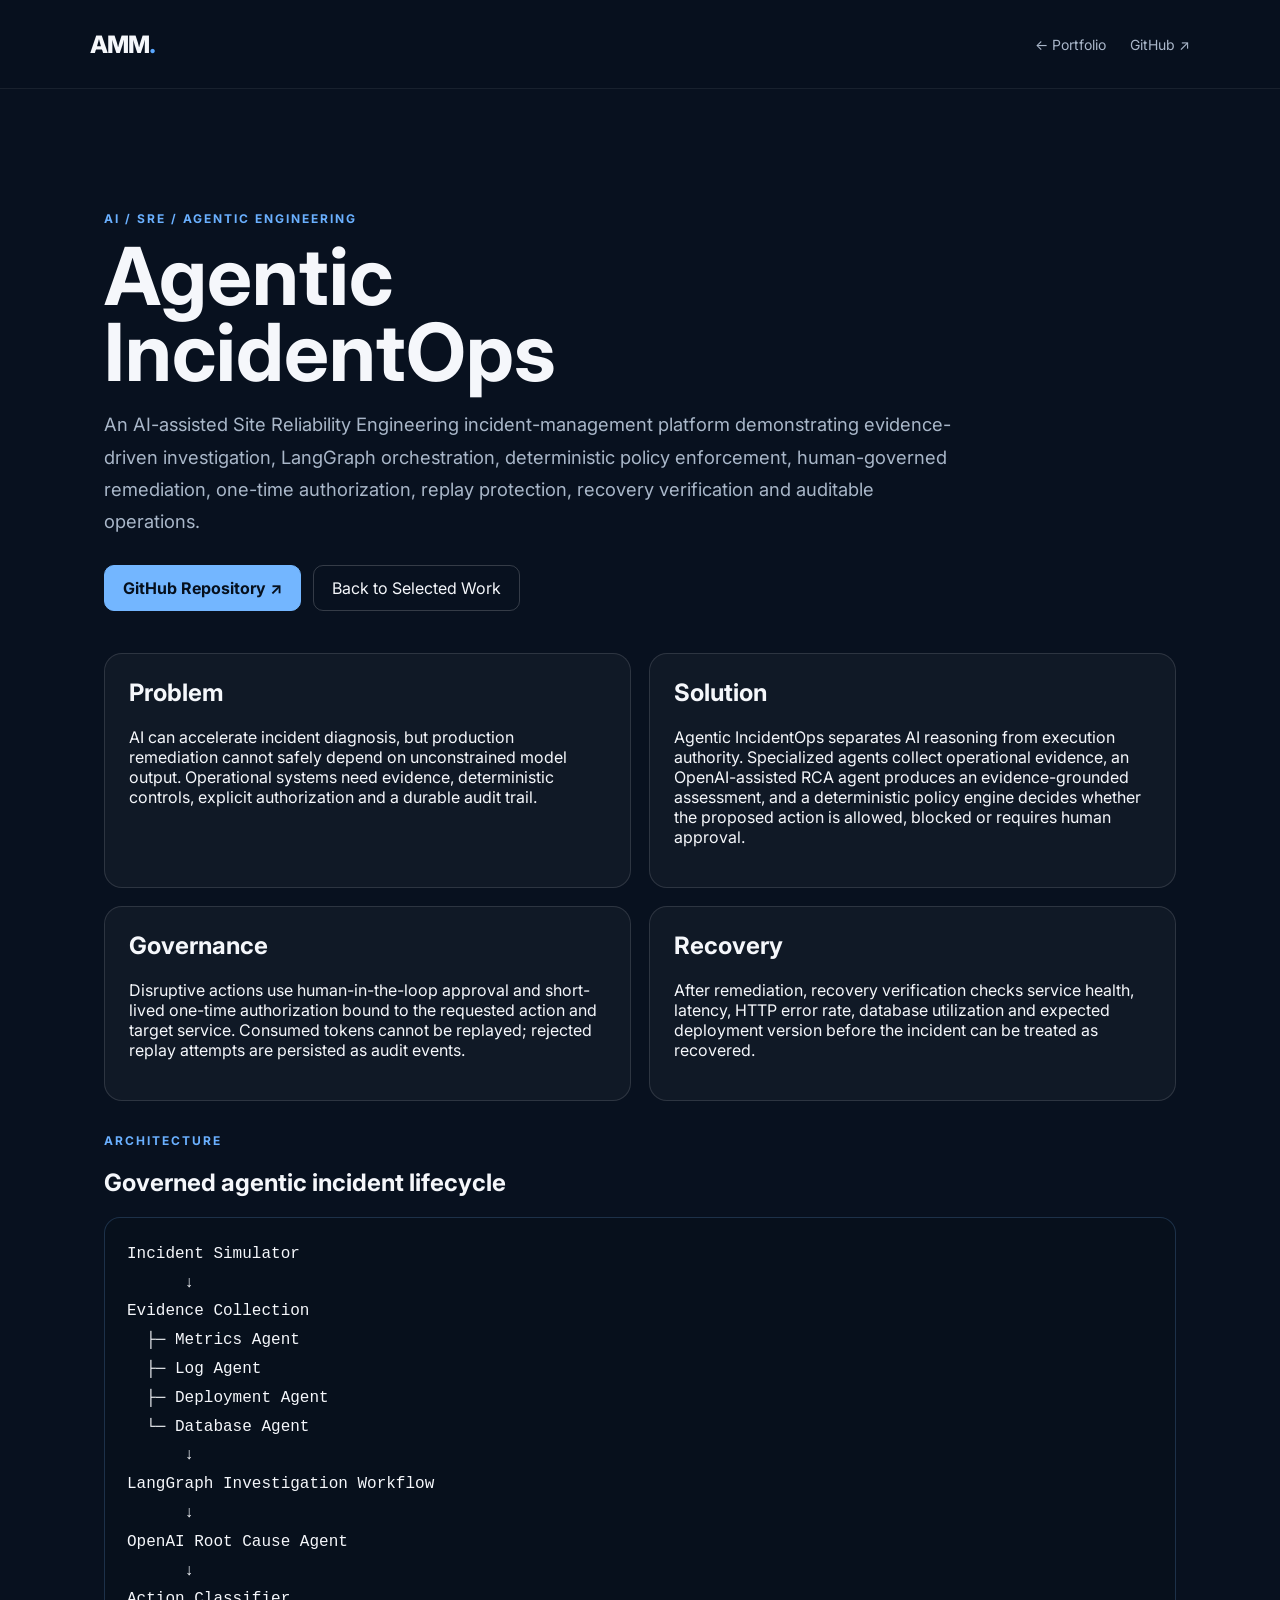
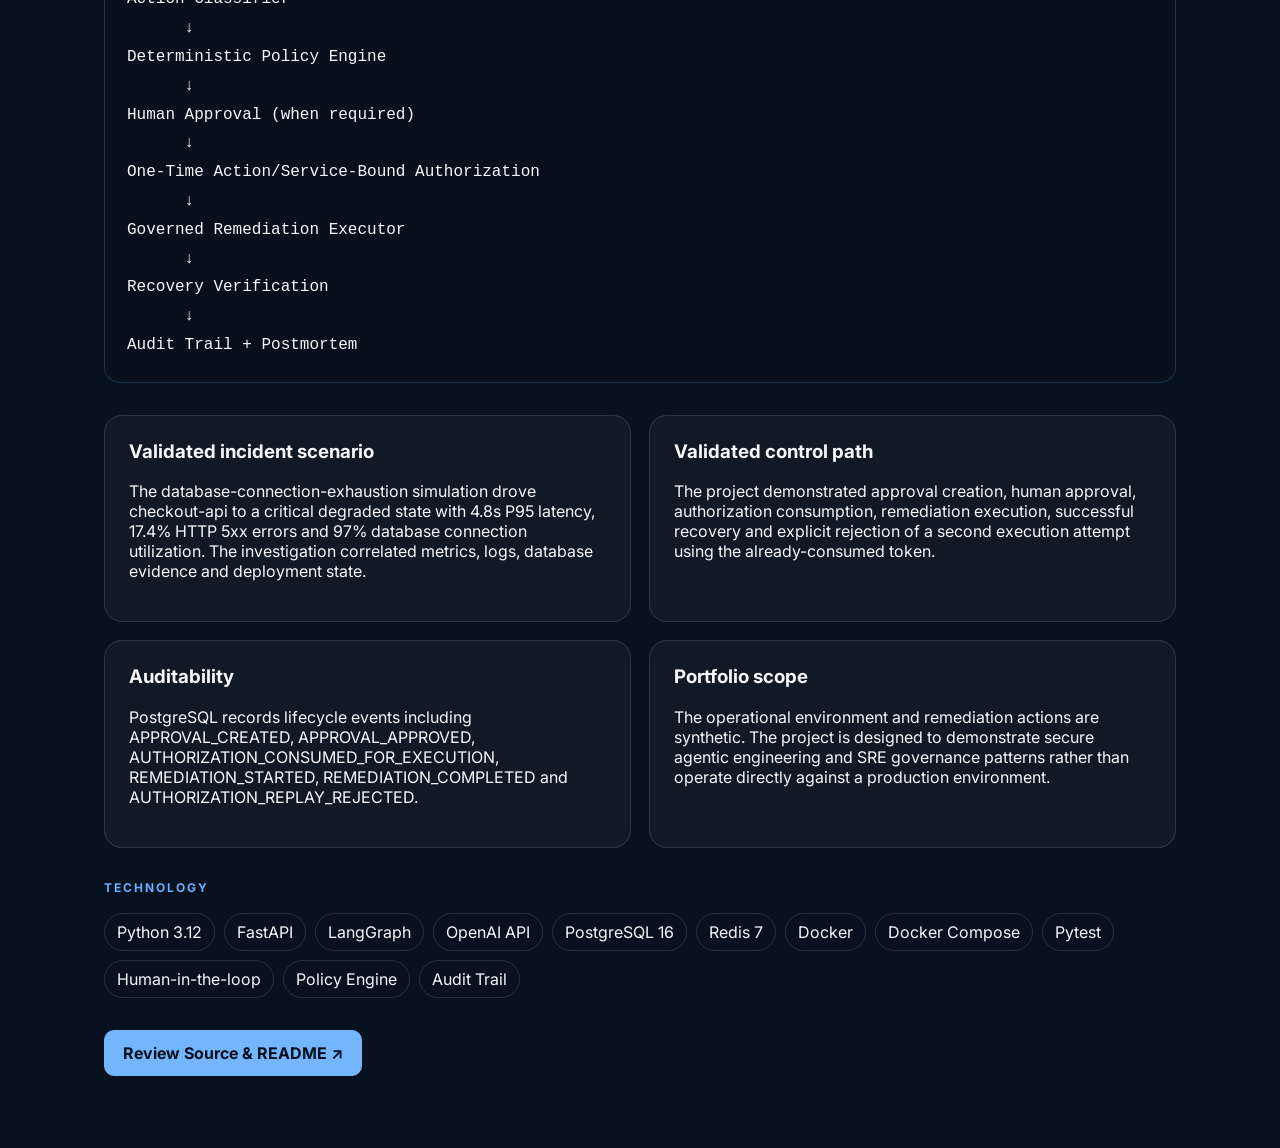
<file: agentic-incidentops.html>
<!DOCTYPE html>
<html lang="en">
<head>
  <meta charset="UTF-8" />
  <meta name="viewport" content="width=device-width, initial-scale=1.0" />
  <meta name="description" content="Agentic IncidentOps case study by Angel Martin Manalansan — AI-assisted SRE investigation, governed remediation, human approval, replay protection and recovery verification." />
  <title>Agentic IncidentOps | Angel Martin Manalansan</title>
  <link rel="preconnect" href="https://fonts.googleapis.com">
  <link rel="preconnect" href="https://fonts.gstatic.com" crossorigin>
  <link href="https://fonts.googleapis.com/css2?family=Inter:wght@400;500;600;700;800&display=swap" rel="stylesheet">
  <link rel="stylesheet" href="style.css?v=20260918-incidentops" />
  <style>
    .case-page{max-width:1120px;margin:0 auto;padding:110px 24px 72px}.case-hero{margin-bottom:42px}.case-hero h1{font-size:clamp(2.5rem,7vw,5rem);line-height:.95;margin:.4rem 0 1rem}.case-lead{max-width:850px;font-size:1.15rem;line-height:1.75;color:var(--muted,#a9b7c9)}.case-grid{display:grid;grid-template-columns:repeat(2,minmax(0,1fr));gap:18px;margin:32px 0}.case-panel{padding:24px;border:1px solid rgba(255,255,255,.12);border-radius:18px;background:rgba(255,255,255,.035)}.case-panel h2,.case-panel h3{margin-top:0}.flow{font-family:ui-monospace,SFMono-Regular,Menlo,monospace;white-space:pre-wrap;line-height:1.8;padding:22px;border-radius:16px;background:#07101c;border:1px solid rgba(115,182,255,.2);overflow:auto}.tech-list{display:flex;flex-wrap:wrap;gap:9px;margin:18px 0 32px}.tech-list span{padding:8px 12px;border:1px solid rgba(255,255,255,.13);border-radius:999px}.case-actions{display:flex;flex-wrap:wrap;gap:12px;margin-top:28px}.case-actions a{display:inline-block;padding:12px 18px;border-radius:10px;text-decoration:none;border:1px solid rgba(255,255,255,.18)}.case-actions .primary{background:#73b6ff;color:#06101d;border-color:#73b6ff;font-weight:700}@media(max-width:760px){.case-grid{grid-template-columns:1fr}}
  </style>
</head>
<body>
  <header class="nav">
    <a class="brand" href="index.html#home">AMM<span>.</span></a>
    <nav aria-label="Case study navigation"><a href="index.html#projects">← Portfolio</a><a href="https://github.com/amsm2025/agentic-incidentops" target="_blank" rel="noopener">GitHub ↗</a></nav>
  </header>
  <main class="case-page">
    <section class="case-hero">
      <p class="section-kicker">AI / SRE / AGENTIC ENGINEERING</p>
      <h1>Agentic<br><span>IncidentOps</span></h1>
      <p class="case-lead">An AI-assisted Site Reliability Engineering incident-management platform demonstrating evidence-driven investigation, LangGraph orchestration, deterministic policy enforcement, human-governed remediation, one-time authorization, replay protection, recovery verification and auditable operations.</p>
      <div class="case-actions"><a class="primary" href="https://github.com/amsm2025/agentic-incidentops" target="_blank" rel="noopener">GitHub Repository ↗</a><a href="index.html#projects">Back to Selected Work</a></div>
    </section>

    <section class="case-grid">
      <article class="case-panel"><h2>Problem</h2><p>AI can accelerate incident diagnosis, but production remediation cannot safely depend on unconstrained model output. Operational systems need evidence, deterministic controls, explicit authorization and a durable audit trail.</p></article>
      <article class="case-panel"><h2>Solution</h2><p>Agentic IncidentOps separates AI reasoning from execution authority. Specialized agents collect operational evidence, an OpenAI-assisted RCA agent produces an evidence-grounded assessment, and a deterministic policy engine decides whether the proposed action is allowed, blocked or requires human approval.</p></article>
      <article class="case-panel"><h2>Governance</h2><p>Disruptive actions use human-in-the-loop approval and short-lived one-time authorization bound to the requested action and target service. Consumed tokens cannot be replayed; rejected replay attempts are persisted as audit events.</p></article>
      <article class="case-panel"><h2>Recovery</h2><p>After remediation, recovery verification checks service health, latency, HTTP error rate, database utilization and expected deployment version before the incident can be treated as recovered.</p></article>
    </section>

    <section>
      <p class="section-kicker">ARCHITECTURE</p>
      <h2>Governed agentic incident lifecycle</h2>
      <div class="flow">Incident Simulator
      ↓
Evidence Collection
  ├─ Metrics Agent
  ├─ Log Agent
  ├─ Deployment Agent
  └─ Database Agent
      ↓
LangGraph Investigation Workflow
      ↓
OpenAI Root Cause Agent
      ↓
Action Classifier
      ↓
Deterministic Policy Engine
      ↓
Human Approval (when required)
      ↓
One-Time Action/Service-Bound Authorization
      ↓
Governed Remediation Executor
      ↓
Recovery Verification
      ↓
Audit Trail + Postmortem</div>
    </section>

    <section class="case-grid">
      <article class="case-panel"><h3>Validated incident scenario</h3><p>The database-connection-exhaustion simulation drove checkout-api to a critical degraded state with 4.8s P95 latency, 17.4% HTTP 5xx errors and 97% database connection utilization. The investigation correlated metrics, logs, database evidence and deployment state.</p></article>
      <article class="case-panel"><h3>Validated control path</h3><p>The project demonstrated approval creation, human approval, authorization consumption, remediation execution, successful recovery and explicit rejection of a second execution attempt using the already-consumed token.</p></article>
      <article class="case-panel"><h3>Auditability</h3><p>PostgreSQL records lifecycle events including APPROVAL_CREATED, APPROVAL_APPROVED, AUTHORIZATION_CONSUMED_FOR_EXECUTION, REMEDIATION_STARTED, REMEDIATION_COMPLETED and AUTHORIZATION_REPLAY_REJECTED.</p></article>
      <article class="case-panel"><h3>Portfolio scope</h3><p>The operational environment and remediation actions are synthetic. The project is designed to demonstrate secure agentic engineering and SRE governance patterns rather than operate directly against a production environment.</p></article>
    </section>

    <section>
      <p class="section-kicker">TECHNOLOGY</p>
      <div class="tech-list"><span>Python 3.12</span><span>FastAPI</span><span>LangGraph</span><span>OpenAI API</span><span>PostgreSQL 16</span><span>Redis 7</span><span>Docker</span><span>Docker Compose</span><span>Pytest</span><span>Human-in-the-loop</span><span>Policy Engine</span><span>Audit Trail</span></div>
      <div class="case-actions"><a class="primary" href="https://github.com/amsm2025/agentic-incidentops" target="_blank" rel="noopener">Review Source & README ↗</a></div>
    </section>
  </main>
</body>
</html>
</file>
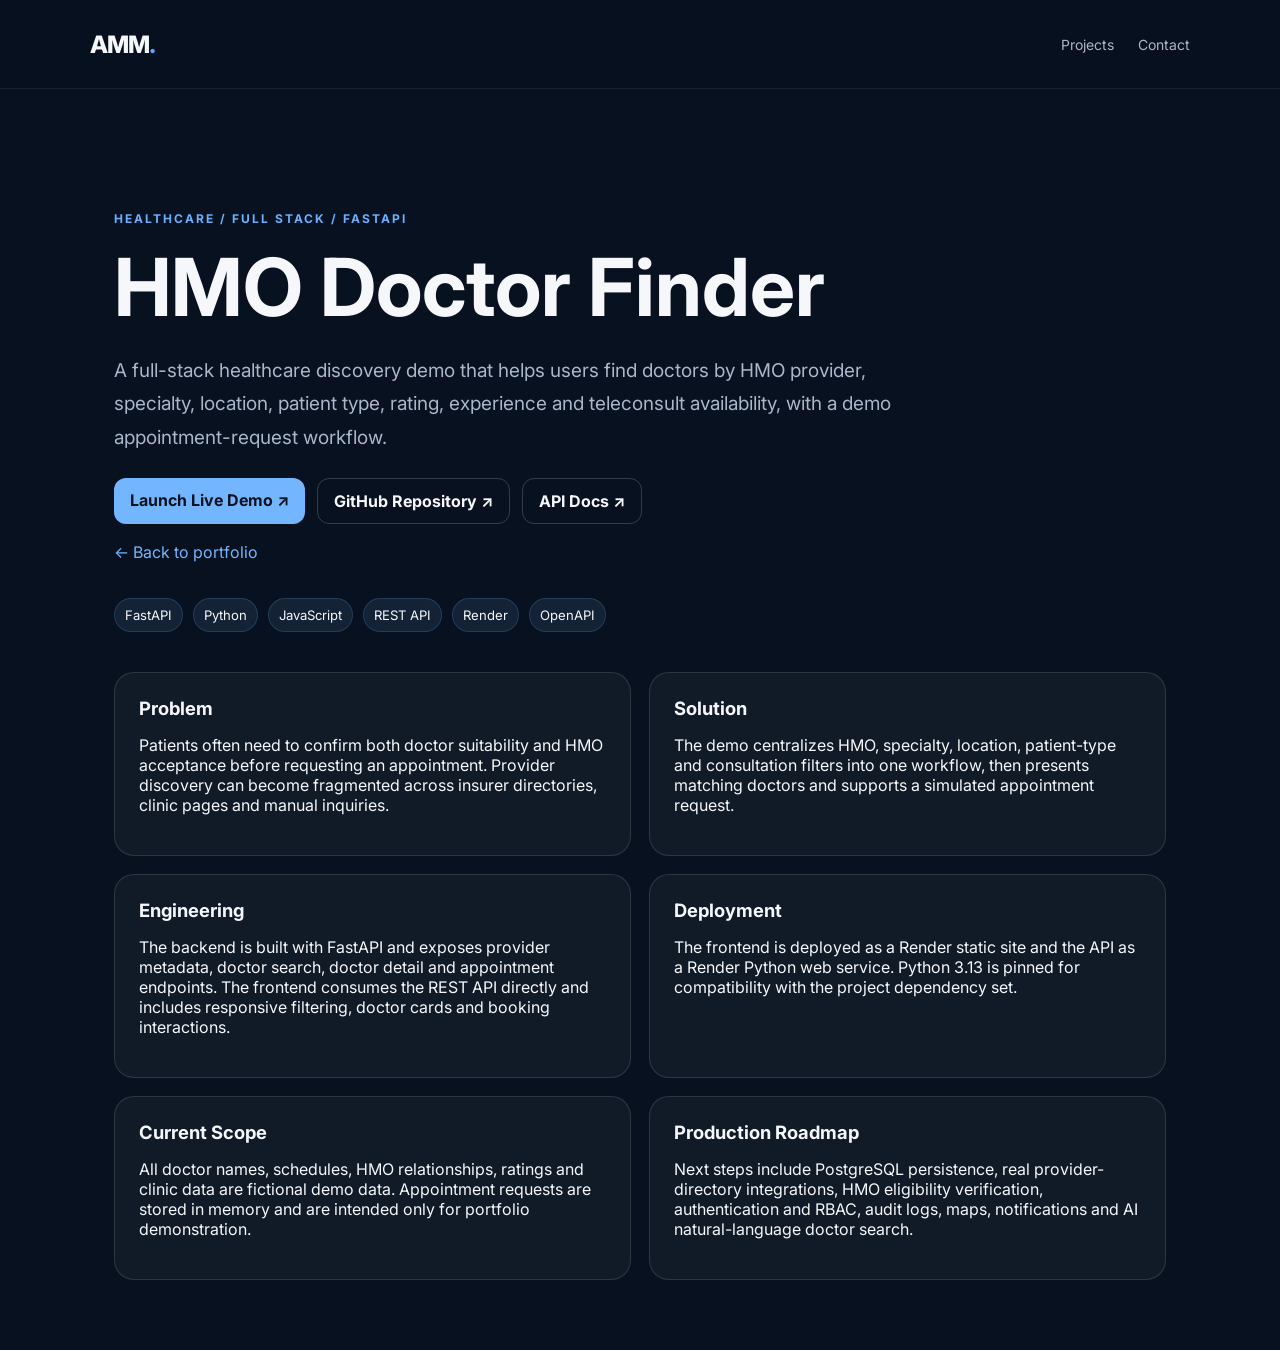
<file: hmo-doctor-finder.html>
<!DOCTYPE html>
<html lang="en">
<head>
  <meta charset="UTF-8" />
  <meta name="viewport" content="width=device-width, initial-scale=1.0" />
  <meta name="description" content="HMO Doctor Finder case study by Angel Martin Manalansan." />
  <title>HMO Doctor Finder | Angel Martin Manalansan</title>
  <link rel="preconnect" href="https://fonts.googleapis.com">
  <link rel="preconnect" href="https://fonts.gstatic.com" crossorigin>
  <link href="https://fonts.googleapis.com/css2?family=Inter:wght@400;500;600;700;800&display=swap" rel="stylesheet">
  <link rel="stylesheet" href="style.css" />
  <style>
    .case-hero{max-width:1100px;margin:0 auto;padding:110px 24px 36px}.case-hero h1{font-size:clamp(2.5rem,7vw,5rem);margin:.4rem 0 1rem}.case-hero .lead{max-width:800px}.case-grid{max-width:1100px;margin:0 auto;padding:0 24px 70px;display:grid;grid-template-columns:repeat(2,minmax(0,1fr));gap:18px}.case-card{padding:24px;border:1px solid rgba(255,255,255,.12);border-radius:20px;background:rgba(255,255,255,.04)}.case-card h2{margin-top:0;font-size:1.15rem}.case-actions{display:flex;gap:12px;flex-wrap:wrap;margin-top:24px}.case-actions a{display:inline-flex;padding:12px 16px;border-radius:12px;text-decoration:none;font-weight:700}.case-actions .primary{background:#73b6ff;color:#08111f}.case-actions .secondary{border:1px solid rgba(255,255,255,.18);color:inherit}.case-strip{max-width:1100px;margin:0 auto 40px;padding:0 24px;display:flex;gap:10px;flex-wrap:wrap}.case-strip span{padding:8px 10px;border-radius:999px;background:rgba(115,182,255,.1);border:1px solid rgba(115,182,255,.18);font-size:.82rem}.back{display:inline-block;margin-top:18px;color:#73b6ff;text-decoration:none}@media(max-width:760px){.case-grid{grid-template-columns:1fr}}
  </style>
</head>
<body>
  <header class="nav"><a class="brand" href="index.html">AMM<span>.</span></a><nav><a href="index.html#projects">Projects</a><a href="index.html#contact">Contact</a></nav></header>
  <main>
    <section class="case-hero">
      <p class="section-kicker">HEALTHCARE / FULL STACK / FASTAPI</p>
      <h1>HMO Doctor Finder</h1>
      <p class="lead">A full-stack healthcare discovery demo that helps users find doctors by HMO provider, specialty, location, patient type, rating, experience and teleconsult availability, with a demo appointment-request workflow.</p>
      <div class="case-actions">
        <a class="primary" href="https://hmo-doctor-finder.onrender.com" target="_blank" rel="noopener">Launch Live Demo ↗</a>
        <a class="secondary" href="https://github.com/amsm2025/doctorfinder" target="_blank" rel="noopener">GitHub Repository ↗</a>
        <a class="secondary" href="https://hmo-doctor-finder-api.onrender.com/docs" target="_blank" rel="noopener">API Docs ↗</a>
      </div>
      <a class="back" href="index.html#projects">← Back to portfolio</a>
    </section>
    <div class="case-strip"><span>FastAPI</span><span>Python</span><span>JavaScript</span><span>REST API</span><span>Render</span><span>OpenAPI</span></div>
    <section class="case-grid">
      <article class="case-card"><h2>Problem</h2><p>Patients often need to confirm both doctor suitability and HMO acceptance before requesting an appointment. Provider discovery can become fragmented across insurer directories, clinic pages and manual inquiries.</p></article>
      <article class="case-card"><h2>Solution</h2><p>The demo centralizes HMO, specialty, location, patient-type and consultation filters into one workflow, then presents matching doctors and supports a simulated appointment request.</p></article>
      <article class="case-card"><h2>Engineering</h2><p>The backend is built with FastAPI and exposes provider metadata, doctor search, doctor detail and appointment endpoints. The frontend consumes the REST API directly and includes responsive filtering, doctor cards and booking interactions.</p></article>
      <article class="case-card"><h2>Deployment</h2><p>The frontend is deployed as a Render static site and the API as a Render Python web service. Python 3.13 is pinned for compatibility with the project dependency set.</p></article>
      <article class="case-card"><h2>Current Scope</h2><p>All doctor names, schedules, HMO relationships, ratings and clinic data are fictional demo data. Appointment requests are stored in memory and are intended only for portfolio demonstration.</p></article>
      <article class="case-card"><h2>Production Roadmap</h2><p>Next steps include PostgreSQL persistence, real provider-directory integrations, HMO eligibility verification, authentication and RBAC, audit logs, maps, notifications and AI natural-language doctor search.</p></article>
    </section>
  </main>
</body>
</html>
</file>
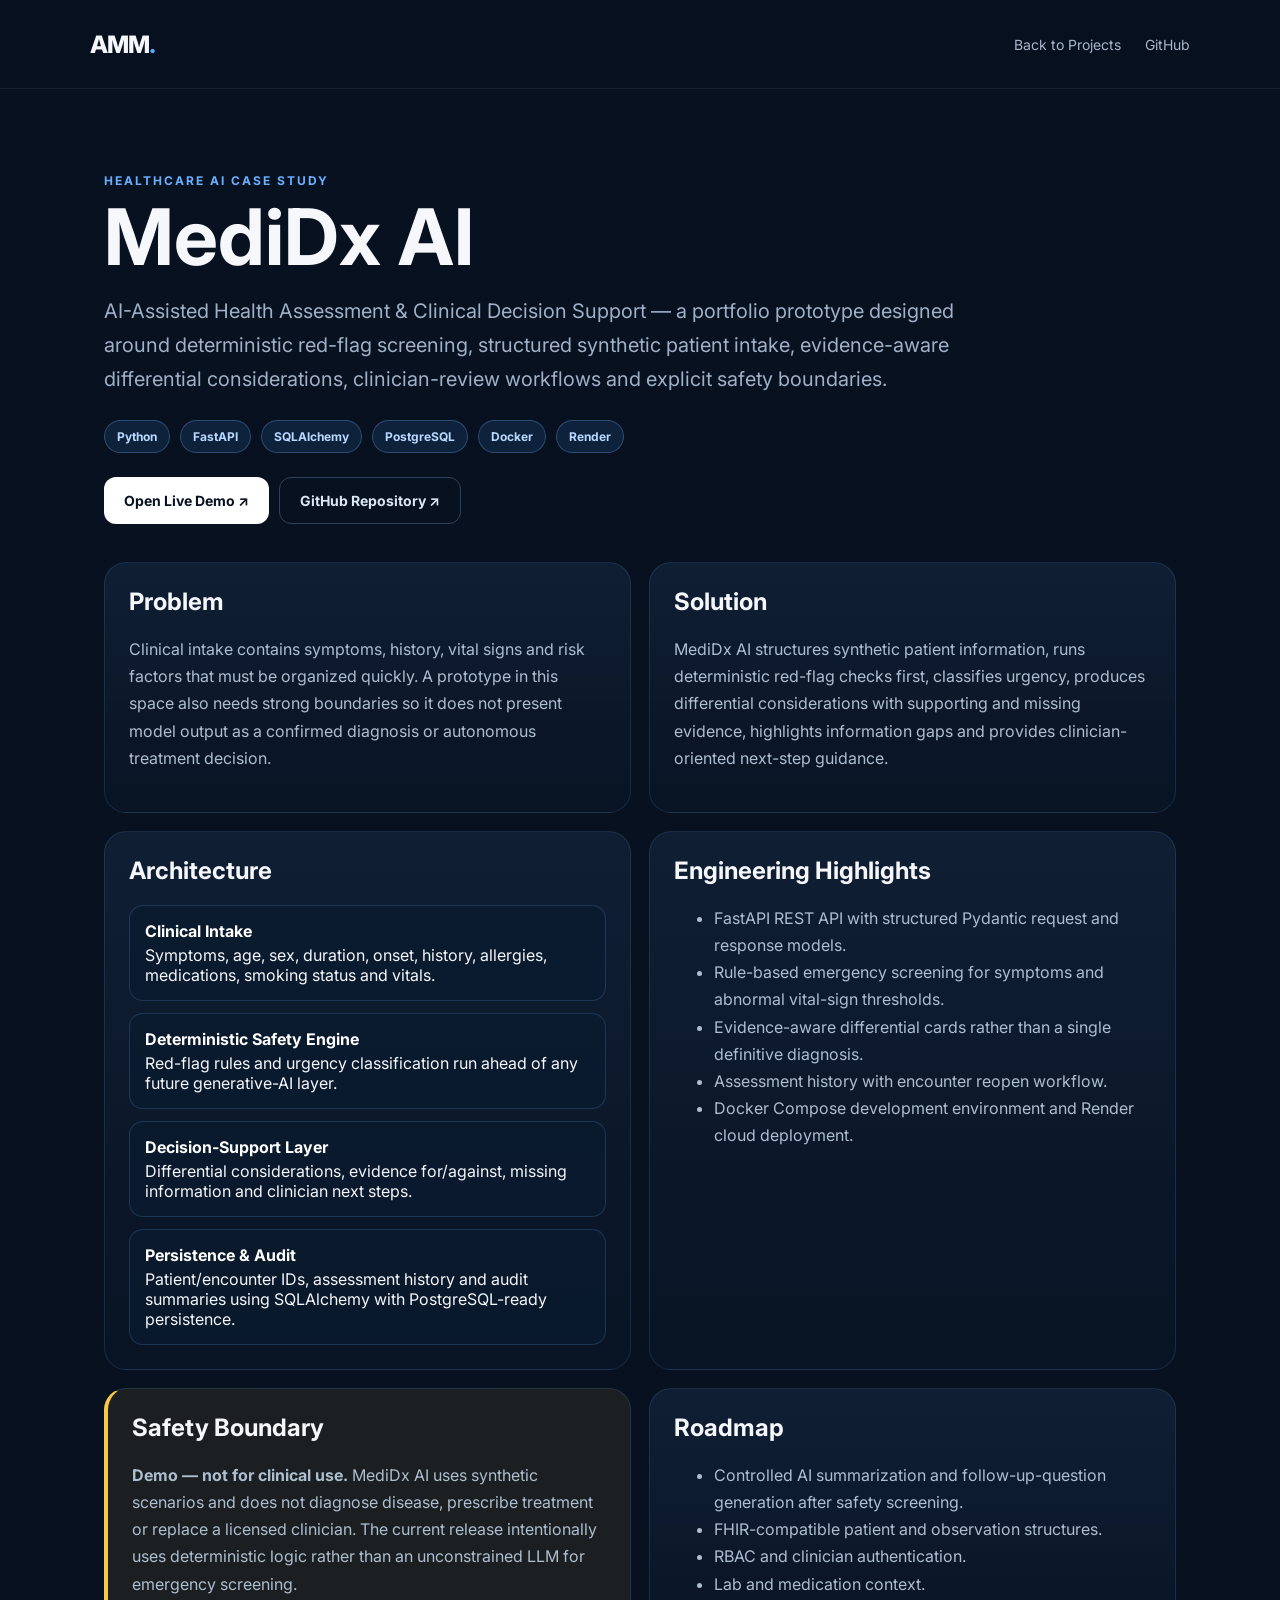
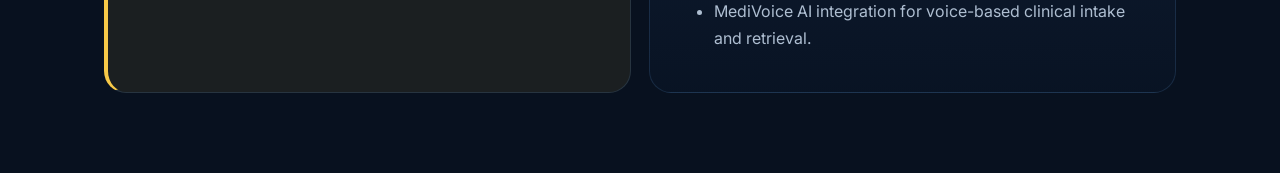
<file: medidx-ai.html>
<!DOCTYPE html>
<html lang="en">
<head>
  <meta charset="UTF-8" />
  <meta name="viewport" content="width=device-width, initial-scale=1.0" />
  <meta name="description" content="MediDx AI case study by Angel Martin Manalansan — a safety-conscious AI-assisted health assessment and clinical decision-support portfolio demo." />
  <title>MediDx AI Case Study | Angel Martin Manalansan</title>
  <link rel="preconnect" href="https://fonts.googleapis.com">
  <link rel="preconnect" href="https://fonts.gstatic.com" crossorigin>
  <link href="https://fonts.googleapis.com/css2?family=Inter:wght@400;500;600;700;800&display=swap" rel="stylesheet">
  <link rel="stylesheet" href="style.css?v=20260910-medidx" />
  <style>
    .case-hero{max-width:1120px;margin:0 auto;padding:72px 24px 28px}.case-hero h1{font-size:clamp(42px,8vw,78px);line-height:.95;margin:12px 0 20px}.case-lead{max-width:860px;font-size:20px;line-height:1.7;color:#9fb1c8}.case-badges,.case-actions{display:flex;flex-wrap:wrap;gap:10px;margin-top:24px}.case-badge{padding:8px 12px;border:1px solid rgba(115,182,255,.28);border-radius:999px;color:#b8d8ff;background:rgba(22,50,82,.55);font-size:12px;font-weight:700}.case-content{max-width:1120px;margin:0 auto;padding:10px 24px 80px}.case-grid{display:grid;grid-template-columns:repeat(2,minmax(0,1fr));gap:18px}.case-panel{background:linear-gradient(180deg,rgba(17,32,54,.92),rgba(9,20,36,.96));border:1px solid rgba(115,182,255,.14);border-radius:22px;padding:24px}.case-panel h2,.case-panel h3{margin-top:0}.case-panel p,.case-panel li{color:#aebed1;line-height:1.7}.arch{display:grid;gap:12px;margin-top:16px}.arch div{border:1px solid rgba(115,182,255,.18);border-radius:14px;padding:15px;background:rgba(10,28,48,.7)}.arch strong{display:block;color:#fff;margin-bottom:4px}.warning{border-left:4px solid #f7c948;background:rgba(247,201,72,.08)}@media(max-width:760px){.case-grid{grid-template-columns:1fr}.case-hero{padding-top:48px}}
  </style>
</head>
<body>
  <header class="nav">
    <a class="brand" href="index.html">AMM<span>.</span></a>
    <nav aria-label="Case study navigation"><a href="index.html#projects">Back to Projects</a><a href="https://github.com/amsm2025/medidx-ai" target="_blank" rel="noopener">GitHub</a></nav>
  </header>

  <main>
    <section class="case-hero">
      <p class="section-kicker">HEALTHCARE AI CASE STUDY</p>
      <h1>MediDx AI</h1>
      <p class="case-lead">AI-Assisted Health Assessment & Clinical Decision Support — a portfolio prototype designed around deterministic red-flag screening, structured synthetic patient intake, evidence-aware differential considerations, clinician-review workflows and explicit safety boundaries.</p>
      <div class="case-badges"><span class="case-badge">Python</span><span class="case-badge">FastAPI</span><span class="case-badge">SQLAlchemy</span><span class="case-badge">PostgreSQL</span><span class="case-badge">Docker</span><span class="case-badge">Render</span></div>
      <div class="case-actions">
        <a class="btn primary" href="https://medidx-ai-q1sg.onrender.com/" target="_blank" rel="noopener">Open Live Demo ↗</a>
        <a class="btn ghost" href="https://github.com/amsm2025/medidx-ai" target="_blank" rel="noopener">GitHub Repository ↗</a>
      </div>
    </section>

    <section class="case-content">
      <div class="case-grid">
        <article class="case-panel">
          <h2>Problem</h2>
          <p>Clinical intake contains symptoms, history, vital signs and risk factors that must be organized quickly. A prototype in this space also needs strong boundaries so it does not present model output as a confirmed diagnosis or autonomous treatment decision.</p>
        </article>
        <article class="case-panel">
          <h2>Solution</h2>
          <p>MediDx AI structures synthetic patient information, runs deterministic red-flag checks first, classifies urgency, produces differential considerations with supporting and missing evidence, highlights information gaps and provides clinician-oriented next-step guidance.</p>
        </article>
        <article class="case-panel">
          <h2>Architecture</h2>
          <div class="arch">
            <div><strong>Clinical Intake</strong><span>Symptoms, age, sex, duration, onset, history, allergies, medications, smoking status and vitals.</span></div>
            <div><strong>Deterministic Safety Engine</strong><span>Red-flag rules and urgency classification run ahead of any future generative-AI layer.</span></div>
            <div><strong>Decision-Support Layer</strong><span>Differential considerations, evidence for/against, missing information and clinician next steps.</span></div>
            <div><strong>Persistence & Audit</strong><span>Patient/encounter IDs, assessment history and audit summaries using SQLAlchemy with PostgreSQL-ready persistence.</span></div>
          </div>
        </article>
        <article class="case-panel">
          <h2>Engineering Highlights</h2>
          <ul>
            <li>FastAPI REST API with structured Pydantic request and response models.</li>
            <li>Rule-based emergency screening for symptoms and abnormal vital-sign thresholds.</li>
            <li>Evidence-aware differential cards rather than a single definitive diagnosis.</li>
            <li>Assessment history with encounter reopen workflow.</li>
            <li>Docker Compose development environment and Render cloud deployment.</li>
          </ul>
        </article>
        <article class="case-panel warning">
          <h2>Safety Boundary</h2>
          <p><strong>Demo — not for clinical use.</strong> MediDx AI uses synthetic scenarios and does not diagnose disease, prescribe treatment or replace a licensed clinician. The current release intentionally uses deterministic logic rather than an unconstrained LLM for emergency screening.</p>
        </article>
        <article class="case-panel">
          <h2>Roadmap</h2>
          <ul>
            <li>Controlled AI summarization and follow-up-question generation after safety screening.</li>
            <li>FHIR-compatible patient and observation structures.</li>
            <li>RBAC and clinician authentication.</li>
            <li>Lab and medication context.</li>
            <li>MediVoice AI integration for voice-based clinical intake and retrieval.</li>
          </ul>
        </article>
      </div>
    </section>
  </main>
</body>
</html>
</file>
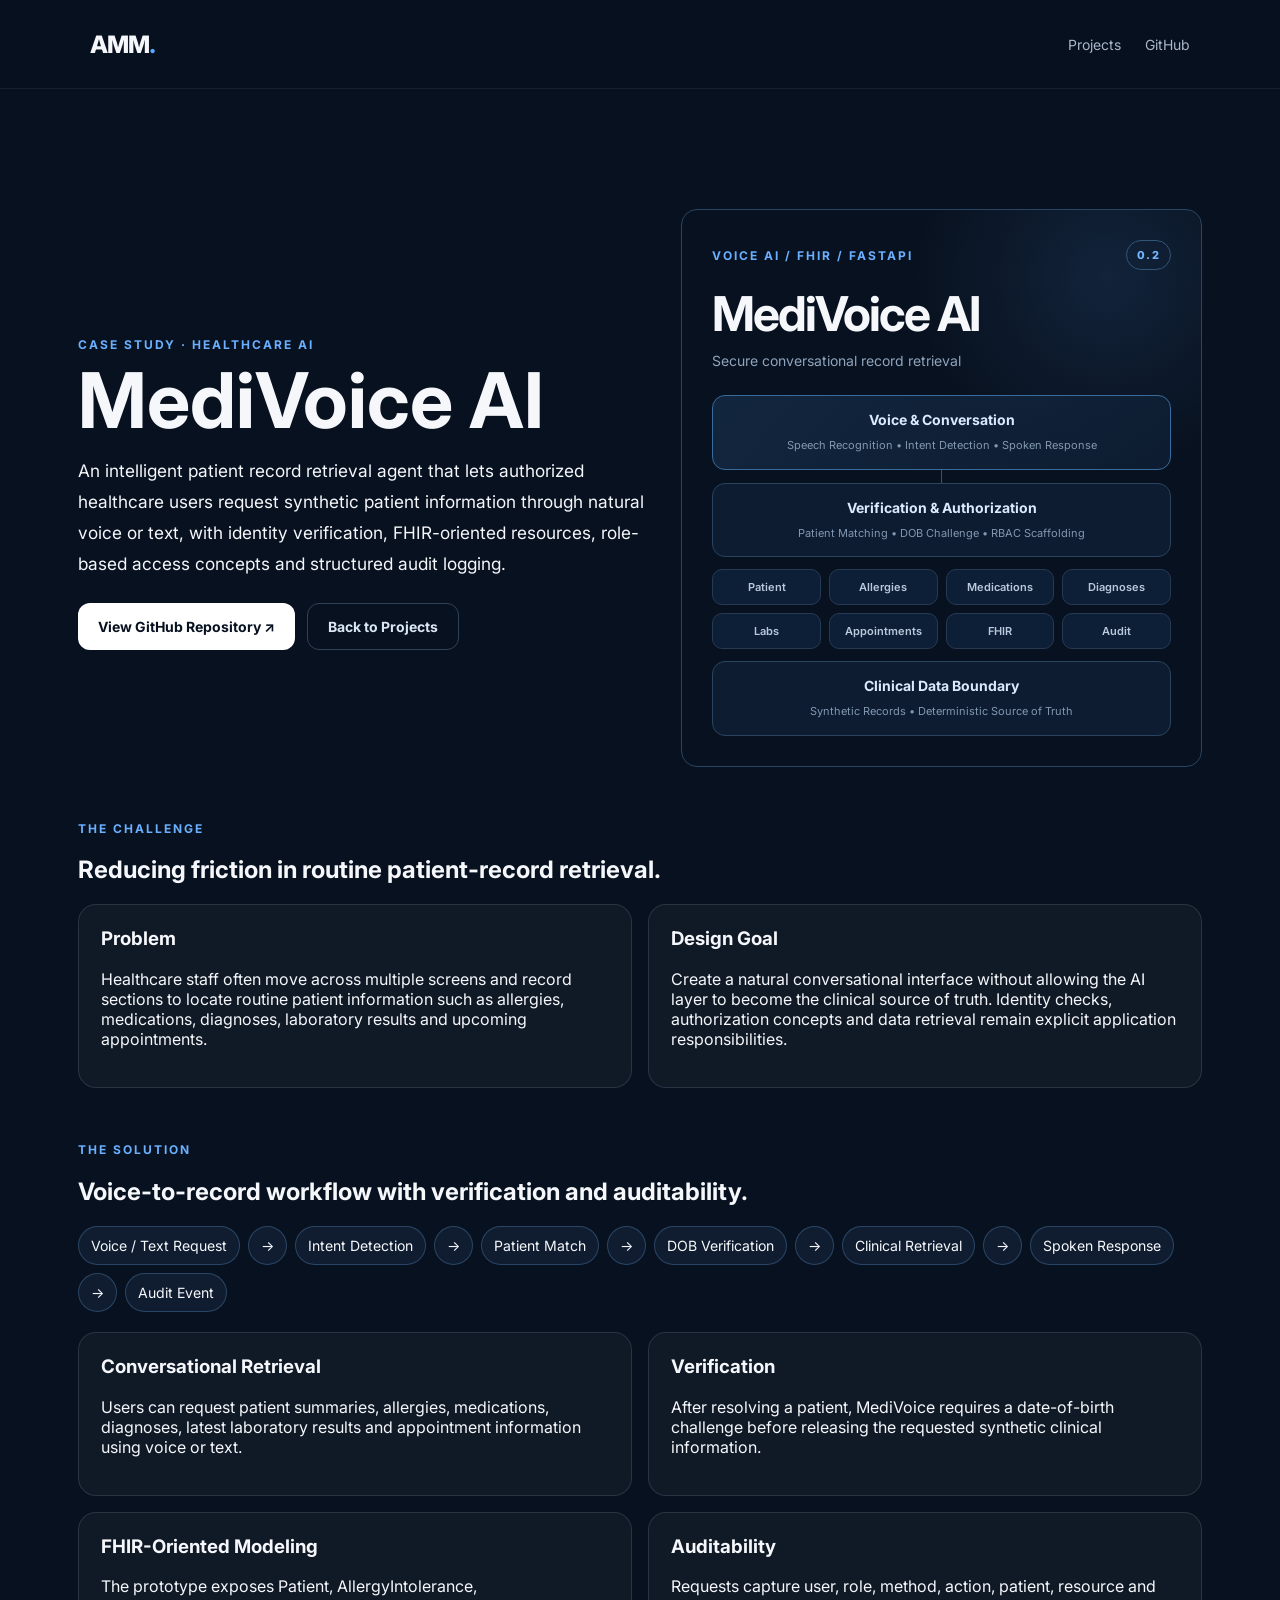
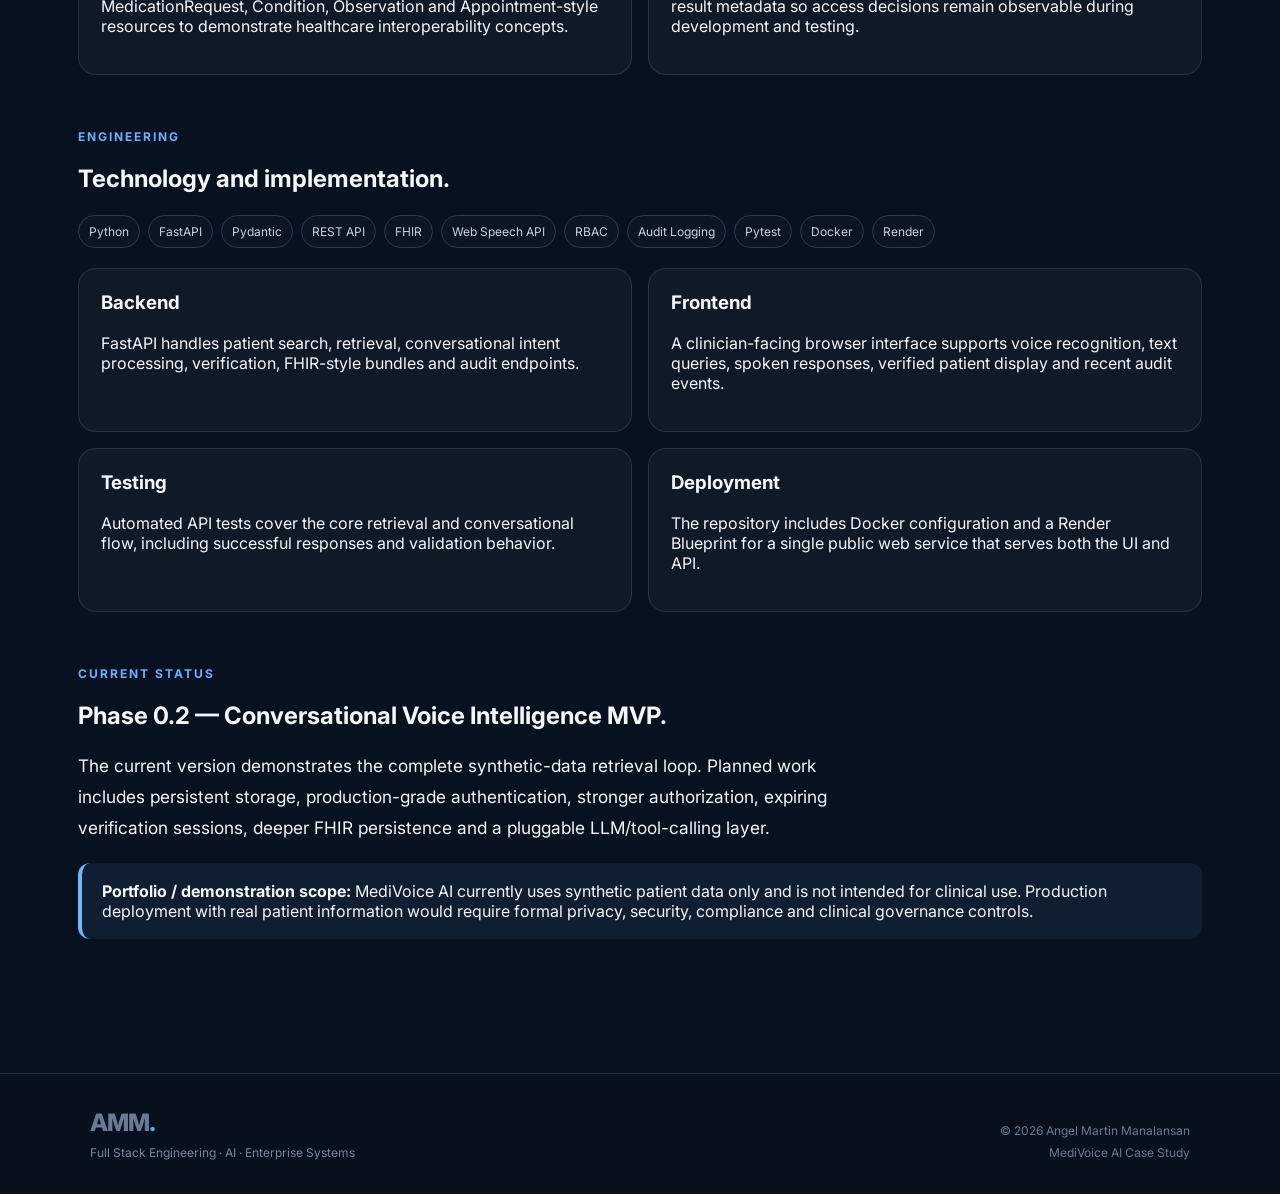
<file: medivoice-ai.html>
<!DOCTYPE html>
<html lang="en">
<head>
  <meta charset="UTF-8" />
  <meta name="viewport" content="width=device-width, initial-scale=1.0" />
  <meta name="description" content="MediVoice AI case study by Angel Martin Manalansan — voice-enabled patient record retrieval using FastAPI, FHIR-oriented resources, verification, audit logging and Docker." />
  <title>MediVoice AI Case Study | Angel Martin Manalansan</title>
  <link rel="preconnect" href="https://fonts.googleapis.com">
  <link rel="preconnect" href="https://fonts.gstatic.com" crossorigin>
  <link href="https://fonts.googleapis.com/css2?family=Inter:wght@400;500;600;700;800&display=swap" rel="stylesheet">
  <link rel="stylesheet" href="style.css?v=20260910-medivoice" />
  <style>
    .case-page { max-width: 1180px; margin: 0 auto; padding: 120px 28px 80px; }
    .case-hero { display:grid; grid-template-columns:1.05fr .95fr; gap:28px; align-items:center; margin-bottom:54px; }
    .case-hero h1 { font-size:clamp(2.8rem,6vw,5.5rem); line-height:.96; margin:.4rem 0 1rem; }
    .case-lead { font-size:1.08rem; line-height:1.8; max-width:760px; }
    .case-actions { display:flex; gap:12px; flex-wrap:wrap; margin-top:24px; }
    .case-section { margin:54px 0; }
    .case-section h2 { margin-bottom:20px; }
    .case-grid { display:grid; grid-template-columns:repeat(2,minmax(0,1fr)); gap:16px; }
    .case-card { border:1px solid rgba(150,170,200,.18); border-radius:18px; padding:22px; background:rgba(255,255,255,.035); }
    .case-card h3 { margin-top:0; }
    .flow { display:flex; flex-wrap:wrap; gap:8px; align-items:center; }
    .flow span { border:1px solid rgba(115,182,255,.25); background:rgba(115,182,255,.08); padding:10px 12px; border-radius:999px; font-size:.88rem; }
    .disclosure { margin-top:20px; padding:18px 20px; border-left:4px solid #73b6ff; background:rgba(115,182,255,.08); border-radius:12px; }
    @media(max-width:800px){ .case-hero,.case-grid{grid-template-columns:1fr}.case-page{padding-top:96px} }
  </style>
</head>
<body>
  <header class="nav">
    <a class="brand" href="index.html#home">AMM<span>.</span></a>
    <nav aria-label="Case study navigation">
      <a href="index.html#projects">Projects</a>
      <a href="https://github.com/amsm2025/medivoice-ai" target="_blank" rel="noopener">GitHub</a>
    </nav>
  </header>

  <main class="case-page">
    <section class="case-hero">
      <div>
        <p class="section-kicker">CASE STUDY · HEALTHCARE AI</p>
        <h1>MediVoice AI</h1>
        <p class="case-lead">An intelligent patient record retrieval agent that lets authorized healthcare users request synthetic patient information through natural voice or text, with identity verification, FHIR-oriented resources, role-based access concepts and structured audit logging.</p>
        <div class="case-actions">
          <a class="btn primary" href="https://github.com/amsm2025/medivoice-ai" target="_blank" rel="noopener">View GitHub Repository ↗</a>
          <a class="btn ghost" href="index.html#projects">Back to Projects</a>
        </div>
      </div>

      <div class="aico-visual" role="img" aria-label="MediVoice AI architecture overview">
        <div class="aico-visual-head"><span class="tag">VOICE AI / FHIR / FASTAPI</span><span class="aico-badge">0.2</span></div>
        <h3>MediVoice AI</h3>
        <p class="aico-subtitle">Secure conversational record retrieval</p>
        <div class="aico-architecture">
          <div class="aico-layer aico-ai"><strong>Voice & Conversation</strong><span>Speech Recognition • Intent Detection • Spoken Response</span></div>
          <div class="aico-connector"></div>
          <div class="aico-layer"><strong>Verification & Authorization</strong><span>Patient Matching • DOB Challenge • RBAC Scaffolding</span></div>
          <div class="aico-modules"><span>Patient</span><span>Allergies</span><span>Medications</span><span>Diagnoses</span><span>Labs</span><span>Appointments</span><span>FHIR</span><span>Audit</span></div>
          <div class="aico-layer aico-data"><strong>Clinical Data Boundary</strong><span>Synthetic Records • Deterministic Source of Truth</span></div>
        </div>
      </div>
    </section>

    <section class="case-section">
      <p class="section-kicker">THE CHALLENGE</p>
      <h2>Reducing friction in routine patient-record retrieval.</h2>
      <div class="case-grid">
        <article class="case-card"><h3>Problem</h3><p>Healthcare staff often move across multiple screens and record sections to locate routine patient information such as allergies, medications, diagnoses, laboratory results and upcoming appointments.</p></article>
        <article class="case-card"><h3>Design Goal</h3><p>Create a natural conversational interface without allowing the AI layer to become the clinical source of truth. Identity checks, authorization concepts and data retrieval remain explicit application responsibilities.</p></article>
      </div>
    </section>

    <section class="case-section">
      <p class="section-kicker">THE SOLUTION</p>
      <h2>Voice-to-record workflow with verification and auditability.</h2>
      <div class="flow" aria-label="MediVoice request flow">
        <span>Voice / Text Request</span><span>→</span><span>Intent Detection</span><span>→</span><span>Patient Match</span><span>→</span><span>DOB Verification</span><span>→</span><span>Clinical Retrieval</span><span>→</span><span>Spoken Response</span><span>→</span><span>Audit Event</span>
      </div>
      <div class="case-grid" style="margin-top:20px">
        <article class="case-card"><h3>Conversational Retrieval</h3><p>Users can request patient summaries, allergies, medications, diagnoses, latest laboratory results and appointment information using voice or text.</p></article>
        <article class="case-card"><h3>Verification</h3><p>After resolving a patient, MediVoice requires a date-of-birth challenge before releasing the requested synthetic clinical information.</p></article>
        <article class="case-card"><h3>FHIR-Oriented Modeling</h3><p>The prototype exposes Patient, AllergyIntolerance, MedicationRequest, Condition, Observation and Appointment-style resources to demonstrate healthcare interoperability concepts.</p></article>
        <article class="case-card"><h3>Auditability</h3><p>Requests capture user, role, method, action, patient, resource and result metadata so access decisions remain observable during development and testing.</p></article>
      </div>
    </section>

    <section class="case-section">
      <p class="section-kicker">ENGINEERING</p>
      <h2>Technology and implementation.</h2>
      <div class="project-tech"><span>Python</span><span>FastAPI</span><span>Pydantic</span><span>REST API</span><span>FHIR</span><span>Web Speech API</span><span>RBAC</span><span>Audit Logging</span><span>Pytest</span><span>Docker</span><span>Render</span></div>
      <div class="case-grid" style="margin-top:20px">
        <article class="case-card"><h3>Backend</h3><p>FastAPI handles patient search, retrieval, conversational intent processing, verification, FHIR-style bundles and audit endpoints.</p></article>
        <article class="case-card"><h3>Frontend</h3><p>A clinician-facing browser interface supports voice recognition, text queries, spoken responses, verified patient display and recent audit events.</p></article>
        <article class="case-card"><h3>Testing</h3><p>Automated API tests cover the core retrieval and conversational flow, including successful responses and validation behavior.</p></article>
        <article class="case-card"><h3>Deployment</h3><p>The repository includes Docker configuration and a Render Blueprint for a single public web service that serves both the UI and API.</p></article>
      </div>
    </section>

    <section class="case-section">
      <p class="section-kicker">CURRENT STATUS</p>
      <h2>Phase 0.2 — Conversational Voice Intelligence MVP.</h2>
      <p class="case-lead">The current version demonstrates the complete synthetic-data retrieval loop. Planned work includes persistent storage, production-grade authentication, stronger authorization, expiring verification sessions, deeper FHIR persistence and a pluggable LLM/tool-calling layer.</p>
      <div class="disclosure"><strong>Portfolio / demonstration scope:</strong> MediVoice AI currently uses synthetic patient data only and is not intended for clinical use. Production deployment with real patient information would require formal privacy, security, compliance and clinical governance controls.</div>
    </section>
  </main>

  <footer class="site-footer">
    <div class="footer-brand"><a class="brand footer-logo" href="index.html#home">AMM<span>.</span></a><p>Full Stack Engineering · AI · Enterprise Systems</p></div>
    <div class="footer-meta"><span>© 2026 Angel Martin Manalansan</span><span>MediVoice AI Case Study</span></div>
  </footer>
</body>
</html>
</file>
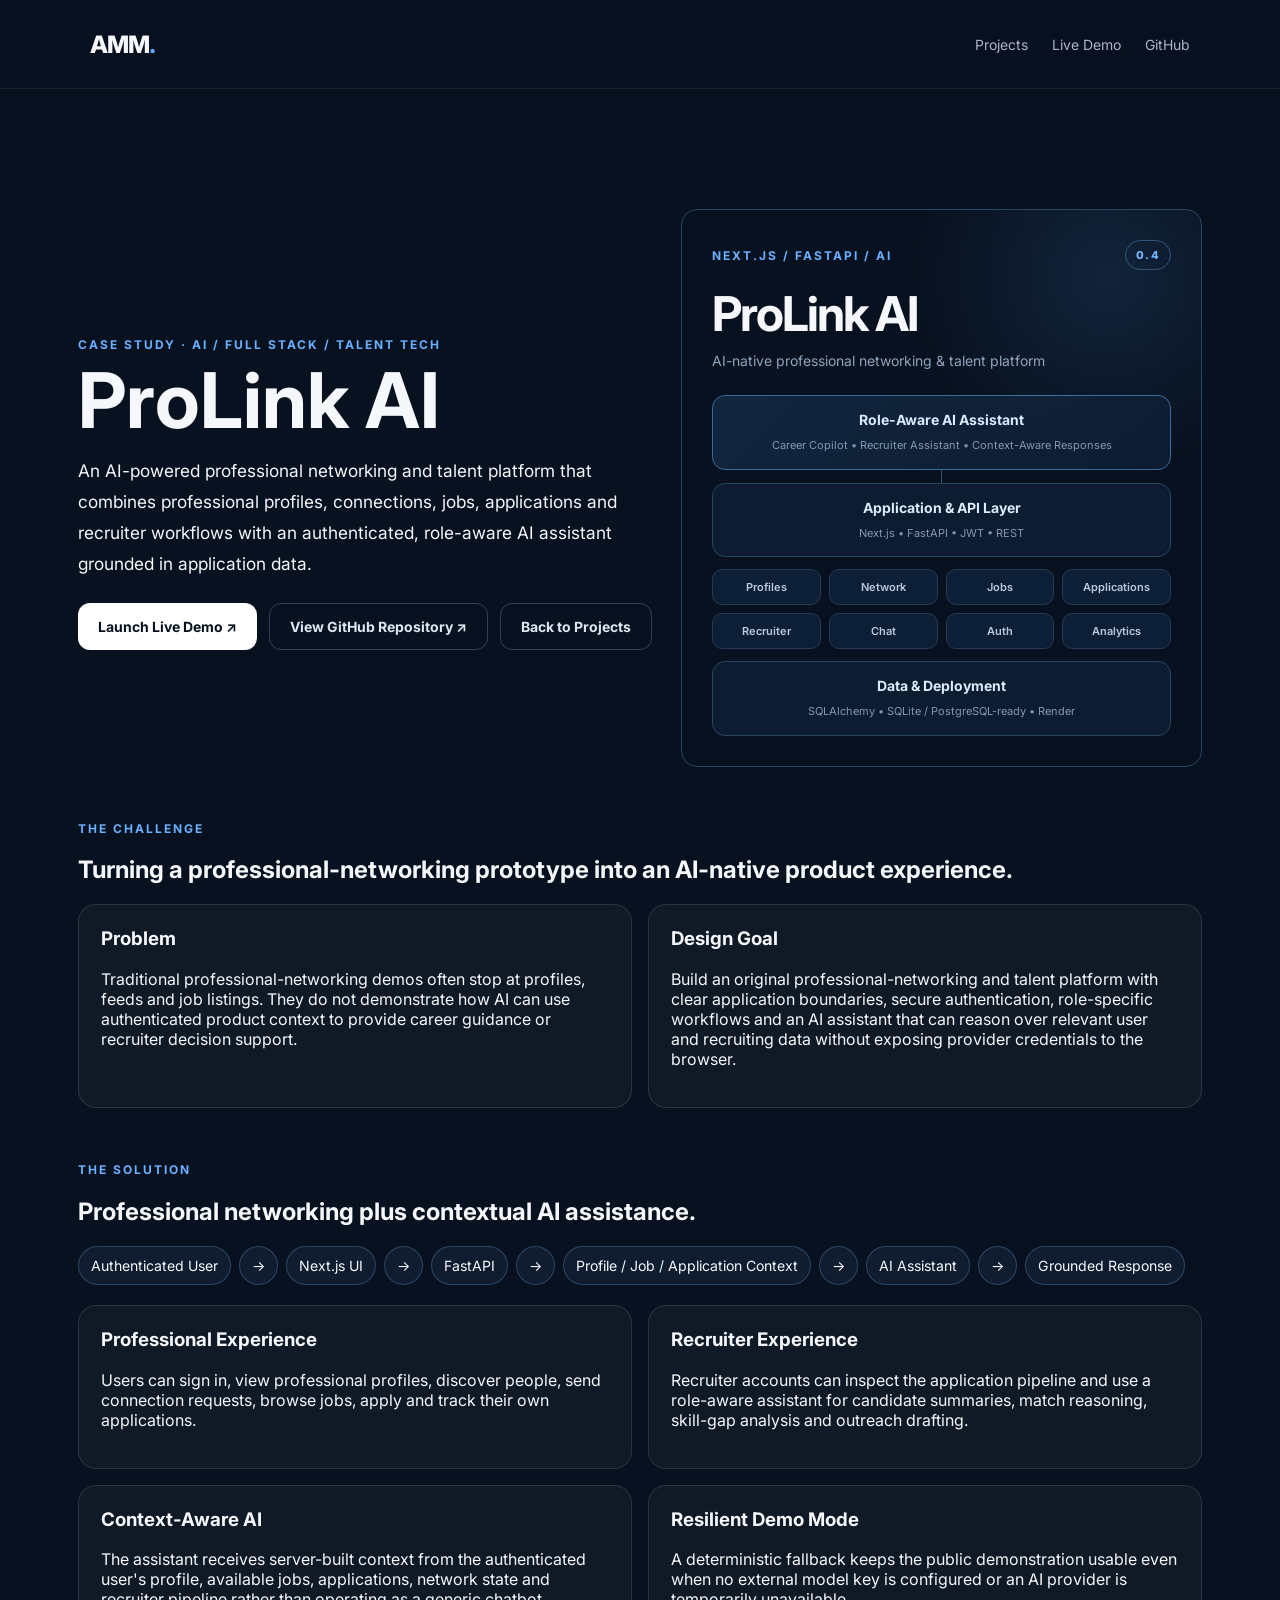
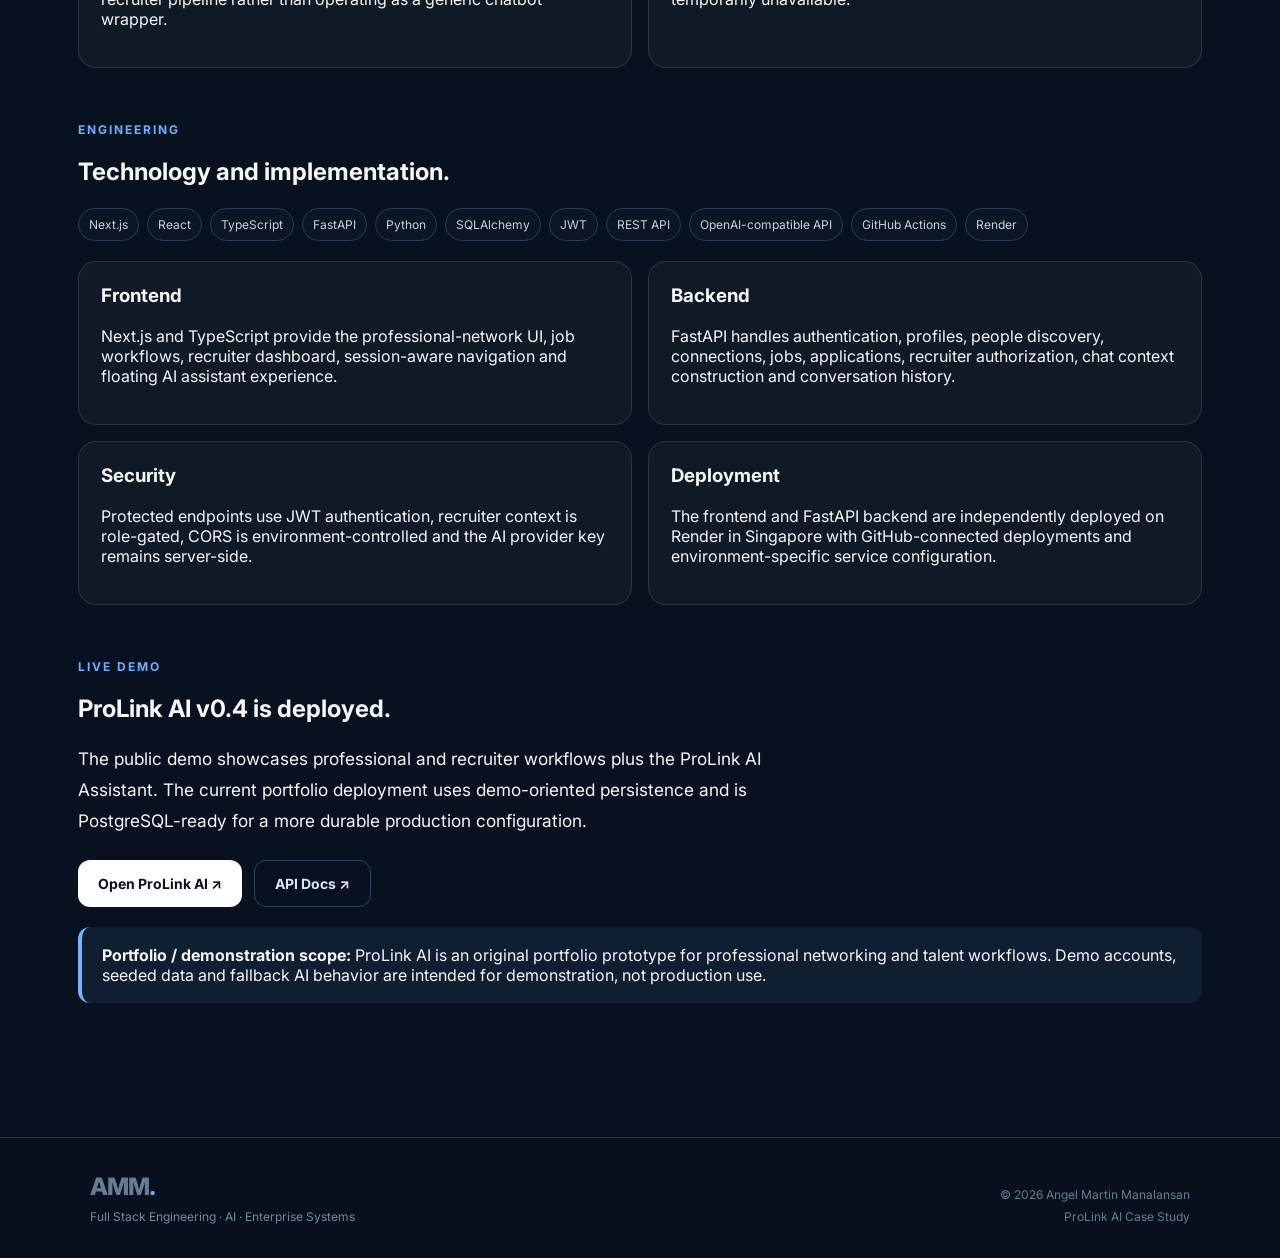
<file: prolink-ai.html>
<!DOCTYPE html>
<html lang="en">
<head>
  <meta charset="UTF-8" />
  <meta name="viewport" content="width=device-width, initial-scale=1.0" />
  <meta name="description" content="ProLink AI case study by Angel Martin Manalansan — an AI-powered professional networking and talent platform using Next.js, FastAPI, JWT authentication, role-aware AI assistance and Render deployment." />
  <title>ProLink AI Case Study | Angel Martin Manalansan</title>
  <link rel="preconnect" href="https://fonts.googleapis.com">
  <link rel="preconnect" href="https://fonts.gstatic.com" crossorigin>
  <link href="https://fonts.googleapis.com/css2?family=Inter:wght@400;500;600;700;800&display=swap" rel="stylesheet">
  <link rel="stylesheet" href="style.css?v=20260914-prolink" />
  <style>
    .case-page { max-width: 1180px; margin: 0 auto; padding: 120px 28px 80px; }
    .case-hero { display:grid; grid-template-columns:1.05fr .95fr; gap:28px; align-items:center; margin-bottom:54px; }
    .case-hero h1 { font-size:clamp(2.8rem,6vw,5.5rem); line-height:.96; margin:.4rem 0 1rem; }
    .case-lead { font-size:1.08rem; line-height:1.8; max-width:760px; }
    .case-actions { display:flex; gap:12px; flex-wrap:wrap; margin-top:24px; }
    .case-section { margin:54px 0; }
    .case-section h2 { margin-bottom:20px; }
    .case-grid { display:grid; grid-template-columns:repeat(2,minmax(0,1fr)); gap:16px; }
    .case-card { border:1px solid rgba(150,170,200,.18); border-radius:18px; padding:22px; background:rgba(255,255,255,.035); }
    .case-card h3 { margin-top:0; }
    .flow { display:flex; flex-wrap:wrap; gap:8px; align-items:center; }
    .flow span { border:1px solid rgba(115,182,255,.25); background:rgba(115,182,255,.08); padding:10px 12px; border-radius:999px; font-size:.88rem; }
    .disclosure { margin-top:20px; padding:18px 20px; border-left:4px solid #73b6ff; background:rgba(115,182,255,.08); border-radius:12px; }
    @media(max-width:800px){ .case-hero,.case-grid{grid-template-columns:1fr}.case-page{padding-top:96px} }
  </style>
</head>
<body>
  <header class="nav">
    <a class="brand" href="index.html#home">AMM<span>.</span></a>
    <nav aria-label="Case study navigation">
      <a href="index.html#projects">Projects</a>
      <a href="https://prolink-ai.onrender.com" target="_blank" rel="noopener">Live Demo</a>
      <a href="https://github.com/amsm2025/prolink-ai" target="_blank" rel="noopener">GitHub</a>
    </nav>
  </header>

  <main class="case-page">
    <section class="case-hero">
      <div>
        <p class="section-kicker">CASE STUDY · AI / FULL STACK / TALENT TECH</p>
        <h1>ProLink AI</h1>
        <p class="case-lead">An AI-powered professional networking and talent platform that combines professional profiles, connections, jobs, applications and recruiter workflows with an authenticated, role-aware AI assistant grounded in application data.</p>
        <div class="case-actions">
          <a class="btn primary" href="https://prolink-ai.onrender.com" target="_blank" rel="noopener">Launch Live Demo ↗</a>
          <a class="btn ghost" href="https://github.com/amsm2025/prolink-ai" target="_blank" rel="noopener">View GitHub Repository ↗</a>
          <a class="btn ghost" href="index.html#projects">Back to Projects</a>
        </div>
      </div>

      <div class="aico-visual" role="img" aria-label="ProLink AI architecture overview">
        <div class="aico-visual-head"><span class="tag">NEXT.JS / FASTAPI / AI</span><span class="aico-badge">0.4</span></div>
        <h3>ProLink AI</h3>
        <p class="aico-subtitle">AI-native professional networking & talent platform</p>
        <div class="aico-architecture">
          <div class="aico-layer aico-ai"><strong>Role-Aware AI Assistant</strong><span>Career Copilot • Recruiter Assistant • Context-Aware Responses</span></div>
          <div class="aico-connector"></div>
          <div class="aico-layer"><strong>Application & API Layer</strong><span>Next.js • FastAPI • JWT • REST</span></div>
          <div class="aico-modules"><span>Profiles</span><span>Network</span><span>Jobs</span><span>Applications</span><span>Recruiter</span><span>Chat</span><span>Auth</span><span>Analytics</span></div>
          <div class="aico-layer aico-data"><strong>Data & Deployment</strong><span>SQLAlchemy • SQLite / PostgreSQL-ready • Render</span></div>
        </div>
      </div>
    </section>

    <section class="case-section">
      <p class="section-kicker">THE CHALLENGE</p>
      <h2>Turning a professional-networking prototype into an AI-native product experience.</h2>
      <div class="case-grid">
        <article class="case-card"><h3>Problem</h3><p>Traditional professional-networking demos often stop at profiles, feeds and job listings. They do not demonstrate how AI can use authenticated product context to provide career guidance or recruiter decision support.</p></article>
        <article class="case-card"><h3>Design Goal</h3><p>Build an original professional-networking and talent platform with clear application boundaries, secure authentication, role-specific workflows and an AI assistant that can reason over relevant user and recruiting data without exposing provider credentials to the browser.</p></article>
      </div>
    </section>

    <section class="case-section">
      <p class="section-kicker">THE SOLUTION</p>
      <h2>Professional networking plus contextual AI assistance.</h2>
      <div class="flow" aria-label="ProLink AI request flow">
        <span>Authenticated User</span><span>→</span><span>Next.js UI</span><span>→</span><span>FastAPI</span><span>→</span><span>Profile / Job / Application Context</span><span>→</span><span>AI Assistant</span><span>→</span><span>Grounded Response</span>
      </div>
      <div class="case-grid" style="margin-top:20px">
        <article class="case-card"><h3>Professional Experience</h3><p>Users can sign in, view professional profiles, discover people, send connection requests, browse jobs, apply and track their own applications.</p></article>
        <article class="case-card"><h3>Recruiter Experience</h3><p>Recruiter accounts can inspect the application pipeline and use a role-aware assistant for candidate summaries, match reasoning, skill-gap analysis and outreach drafting.</p></article>
        <article class="case-card"><h3>Context-Aware AI</h3><p>The assistant receives server-built context from the authenticated user's profile, available jobs, applications, network state and recruiter pipeline rather than operating as a generic chatbot wrapper.</p></article>
        <article class="case-card"><h3>Resilient Demo Mode</h3><p>A deterministic fallback keeps the public demonstration usable even when no external model key is configured or an AI provider is temporarily unavailable.</p></article>
      </div>
    </section>

    <section class="case-section">
      <p class="section-kicker">ENGINEERING</p>
      <h2>Technology and implementation.</h2>
      <div class="project-tech"><span>Next.js</span><span>React</span><span>TypeScript</span><span>FastAPI</span><span>Python</span><span>SQLAlchemy</span><span>JWT</span><span>REST API</span><span>OpenAI-compatible API</span><span>GitHub Actions</span><span>Render</span></div>
      <div class="case-grid" style="margin-top:20px">
        <article class="case-card"><h3>Frontend</h3><p>Next.js and TypeScript provide the professional-network UI, job workflows, recruiter dashboard, session-aware navigation and floating AI assistant experience.</p></article>
        <article class="case-card"><h3>Backend</h3><p>FastAPI handles authentication, profiles, people discovery, connections, jobs, applications, recruiter authorization, chat context construction and conversation history.</p></article>
        <article class="case-card"><h3>Security</h3><p>Protected endpoints use JWT authentication, recruiter context is role-gated, CORS is environment-controlled and the AI provider key remains server-side.</p></article>
        <article class="case-card"><h3>Deployment</h3><p>The frontend and FastAPI backend are independently deployed on Render in Singapore with GitHub-connected deployments and environment-specific service configuration.</p></article>
      </div>
    </section>

    <section class="case-section">
      <p class="section-kicker">LIVE DEMO</p>
      <h2>ProLink AI v0.4 is deployed.</h2>
      <p class="case-lead">The public demo showcases professional and recruiter workflows plus the ProLink AI Assistant. The current portfolio deployment uses demo-oriented persistence and is PostgreSQL-ready for a more durable production configuration.</p>
      <div class="case-actions">
        <a class="btn primary" href="https://prolink-ai.onrender.com" target="_blank" rel="noopener">Open ProLink AI ↗</a>
        <a class="btn ghost" href="https://prolink-ai-api.onrender.com/docs" target="_blank" rel="noopener">API Docs ↗</a>
      </div>
      <div class="disclosure"><strong>Portfolio / demonstration scope:</strong> ProLink AI is an original portfolio prototype for professional networking and talent workflows. Demo accounts, seeded data and fallback AI behavior are intended for demonstration, not production use.</div>
    </section>
  </main>

  <footer class="site-footer">
    <div class="footer-brand"><a class="brand footer-logo" href="index.html#home">AMM<span>.</span></a><p>Full Stack Engineering · AI · Enterprise Systems</p></div>
    <div class="footer-meta"><span>© 2026 Angel Martin Manalansan</span><span>ProLink AI Case Study</span></div>
  </footer>
</body>
</html>
</file>
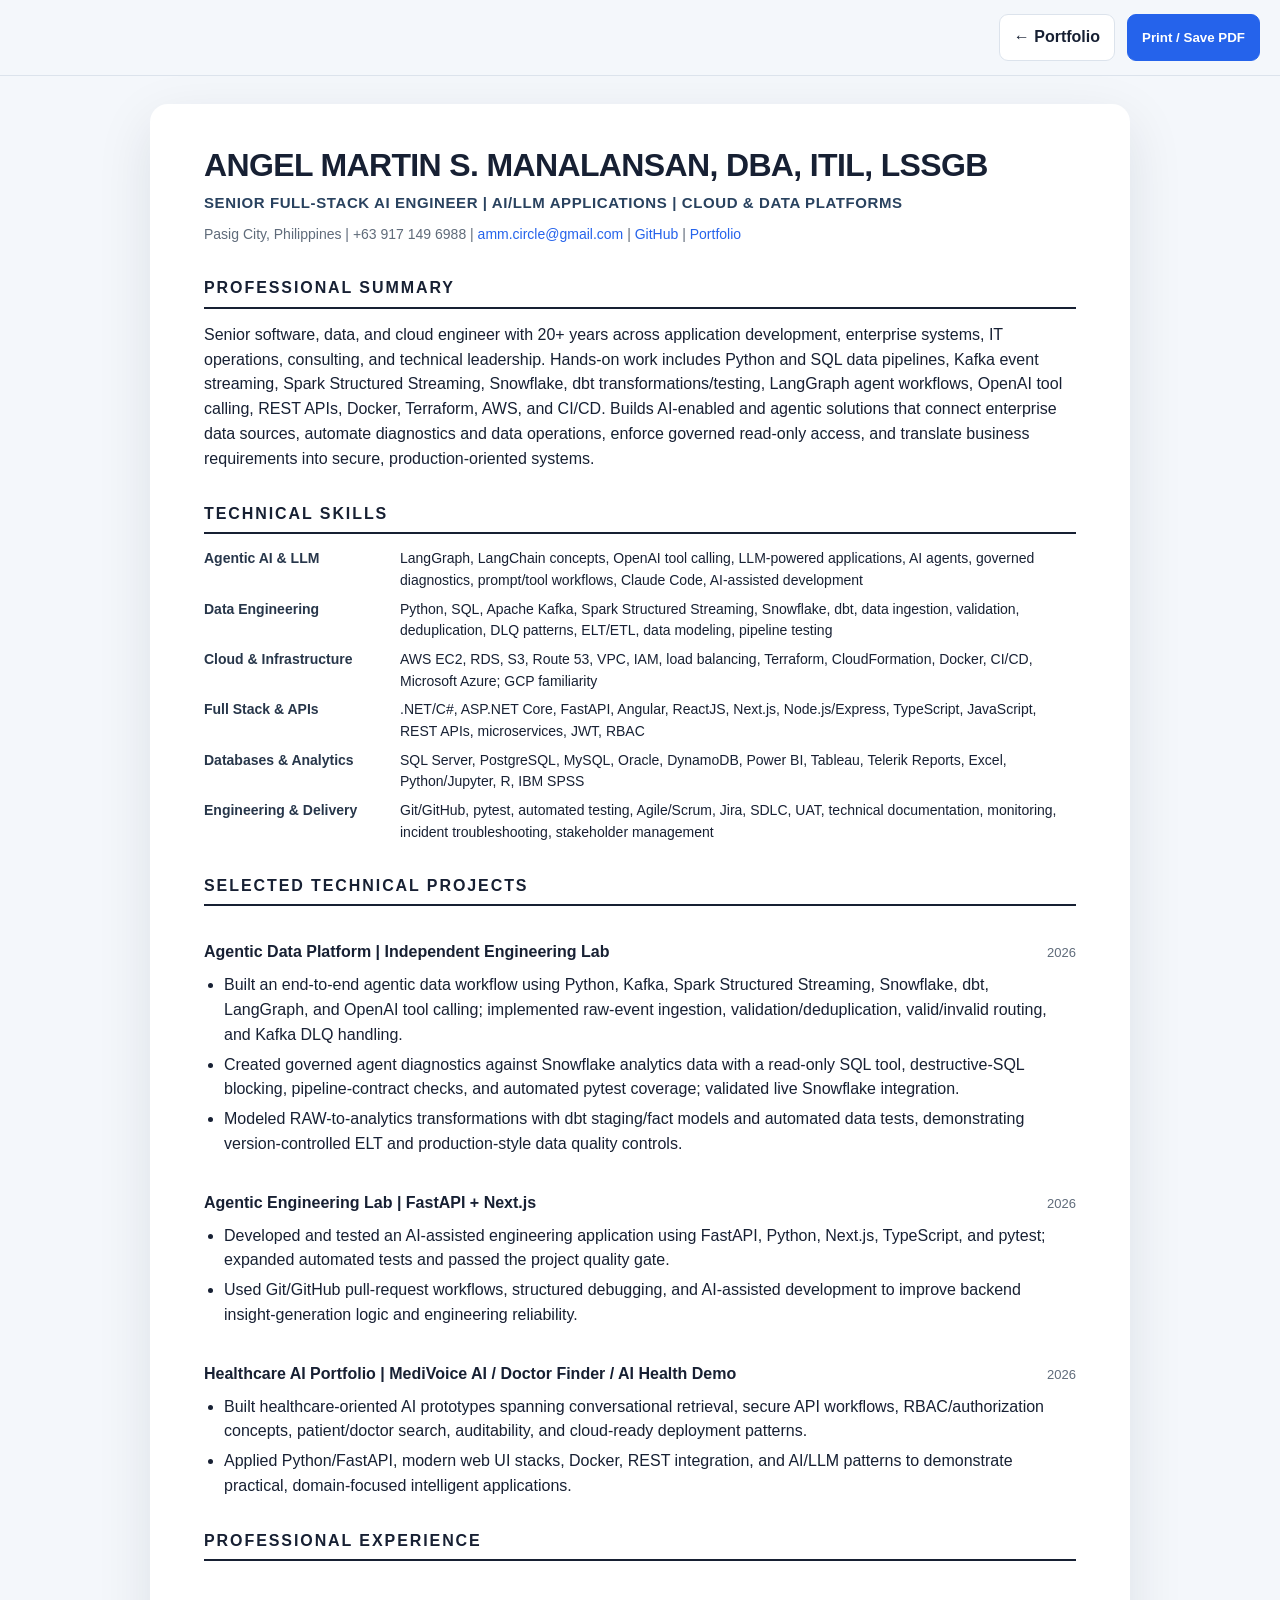
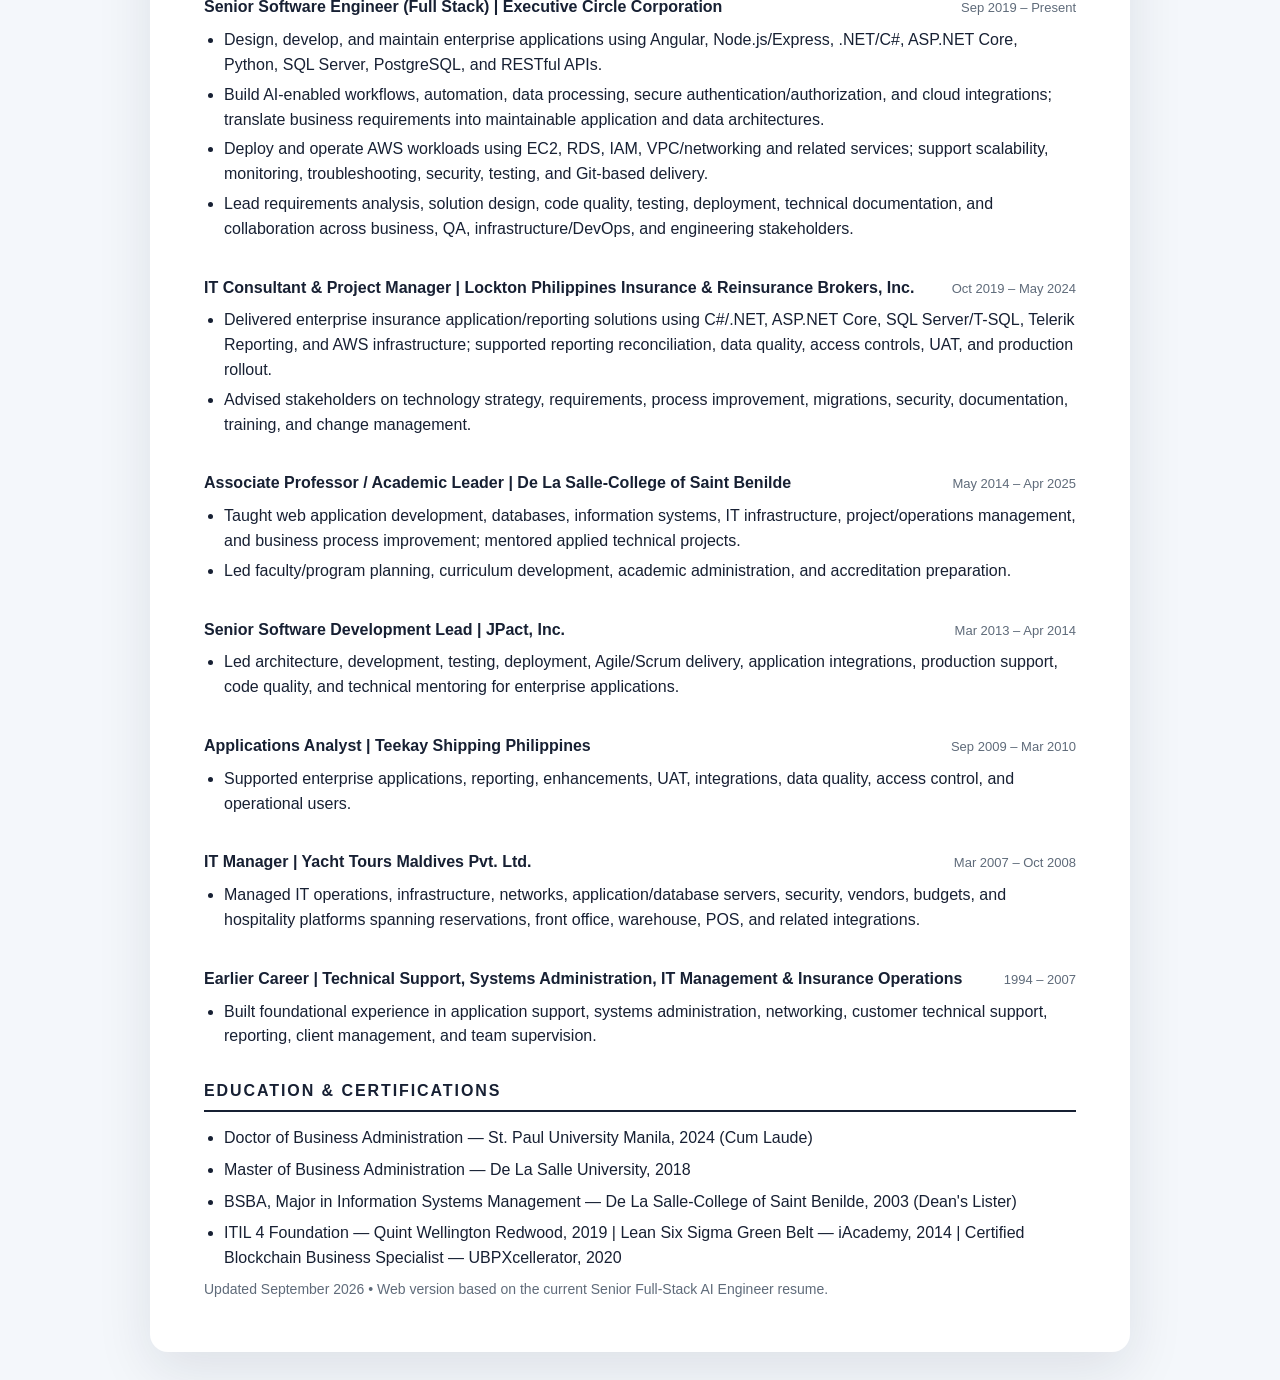
<file: resume.html>
<!DOCTYPE html>
<html lang="en">
<head>
  <meta charset="UTF-8" />
  <meta name="viewport" content="width=device-width, initial-scale=1.0" />
  <meta name="description" content="Angel Martin S. Manalansan — Senior Full-Stack AI Engineer, AI/LLM Applications, Cloud & Data Platforms." />
  <title>Angel Martin Manalansan | Resume 2026</title>
  <style>
    :root{--ink:#172033;--muted:#5f6b7a;--line:#dce3ec;--accent:#2563eb;--paper:#fff;--bg:#f4f7fb}
    *{box-sizing:border-box}body{margin:0;font-family:Inter,Segoe UI,Arial,sans-serif;background:var(--bg);color:var(--ink);line-height:1.55}
    .toolbar{position:sticky;top:0;z-index:10;display:flex;gap:12px;justify-content:flex-end;padding:14px 20px;background:rgba(244,247,251,.95);border-bottom:1px solid var(--line);backdrop-filter:blur(10px)}
    .btn{display:inline-block;padding:10px 14px;border-radius:9px;text-decoration:none;font-weight:700;border:1px solid var(--line);background:#fff;color:var(--ink);cursor:pointer}.btn.primary{background:var(--accent);color:#fff;border-color:var(--accent)}
    .page{max-width:980px;margin:28px auto;padding:44px 54px;background:var(--paper);box-shadow:0 18px 55px rgba(23,32,51,.10);border-radius:18px}
    h1{font-size:32px;line-height:1.1;margin:0 0 8px;letter-spacing:-.02em}h2{font-size:16px;text-transform:uppercase;letter-spacing:.12em;border-bottom:2px solid var(--ink);padding-bottom:6px;margin:30px 0 14px}h3{font-size:16px;margin:18px 0 2px}.headline{font-size:15px;font-weight:800;color:#29425f;letter-spacing:.04em}.contact{color:var(--muted);font-size:14px;margin:10px 0 0}.contact a{color:var(--accent);text-decoration:none}
    p{margin:7px 0}.skills-grid{display:grid;grid-template-columns:180px 1fr;gap:7px 16px;font-size:14px}.skills-grid strong{color:#27364a}.project,.role{margin:16px 0}.meta{display:flex;justify-content:space-between;gap:16px;align-items:baseline}.meta span{white-space:nowrap;color:var(--muted);font-size:13px}ul{margin:6px 0 0 20px;padding:0}li{margin:5px 0}.education li{margin:7px 0}.tagline{font-size:14px;color:var(--muted);margin-top:8px}
    @media(max-width:720px){.page{margin:0;padding:28px 22px;border-radius:0;box-shadow:none}.skills-grid{grid-template-columns:1fr}.meta{display:block}.meta span{display:block;margin-top:2px}.toolbar{position:relative}.toolbar .btn{flex:1;text-align:center}}
    @media print{body{background:#fff}.toolbar{display:none}.page{max-width:none;margin:0;padding:0;box-shadow:none;border-radius:0}a{color:inherit;text-decoration:none}h2{break-after:avoid}.project,.role{break-inside:avoid}}
  </style>
</head>
<body>
  <div class="toolbar">
    <a class="btn" href="./">← Portfolio</a>
    <button class="btn primary" onclick="window.print()">Print / Save PDF</button>
  </div>
  <main class="page">
    <header>
      <h1>ANGEL MARTIN S. MANALANSAN, DBA, ITIL, LSSGB</h1>
      <div class="headline">SENIOR FULL-STACK AI ENGINEER | AI/LLM APPLICATIONS | CLOUD &amp; DATA PLATFORMS</div>
      <p class="contact">Pasig City, Philippines | +63 917 149 6988 | <a href="mailto:amm.circle@gmail.com">amm.circle@gmail.com</a> | <a href="https://github.com/amsm2025" target="_blank" rel="noopener">GitHub</a> | <a href="https://amsm2025.github.io/portfolio/">Portfolio</a></p>
    </header>

    <section>
      <h2>Professional Summary</h2>
      <p>Senior software, data, and cloud engineer with 20+ years across application development, enterprise systems, IT operations, consulting, and technical leadership. Hands-on work includes Python and SQL data pipelines, Kafka event streaming, Spark Structured Streaming, Snowflake, dbt transformations/testing, LangGraph agent workflows, OpenAI tool calling, REST APIs, Docker, Terraform, AWS, and CI/CD. Builds AI-enabled and agentic solutions that connect enterprise data sources, automate diagnostics and data operations, enforce governed read-only access, and translate business requirements into secure, production-oriented systems.</p>
    </section>

    <section>
      <h2>Technical Skills</h2>
      <div class="skills-grid">
        <strong>Agentic AI &amp; LLM</strong><span>LangGraph, LangChain concepts, OpenAI tool calling, LLM-powered applications, AI agents, governed diagnostics, prompt/tool workflows, Claude Code, AI-assisted development</span>
        <strong>Data Engineering</strong><span>Python, SQL, Apache Kafka, Spark Structured Streaming, Snowflake, dbt, data ingestion, validation, deduplication, DLQ patterns, ELT/ETL, data modeling, pipeline testing</span>
        <strong>Cloud &amp; Infrastructure</strong><span>AWS EC2, RDS, S3, Route 53, VPC, IAM, load balancing, Terraform, CloudFormation, Docker, CI/CD, Microsoft Azure; GCP familiarity</span>
        <strong>Full Stack &amp; APIs</strong><span>.NET/C#, ASP.NET Core, FastAPI, Angular, ReactJS, Next.js, Node.js/Express, TypeScript, JavaScript, REST APIs, microservices, JWT, RBAC</span>
        <strong>Databases &amp; Analytics</strong><span>SQL Server, PostgreSQL, MySQL, Oracle, DynamoDB, Power BI, Tableau, Telerik Reports, Excel, Python/Jupyter, R, IBM SPSS</span>
        <strong>Engineering &amp; Delivery</strong><span>Git/GitHub, pytest, automated testing, Agile/Scrum, Jira, SDLC, UAT, technical documentation, monitoring, incident troubleshooting, stakeholder management</span>
      </div>
    </section>

    <section>
      <h2>Selected Technical Projects</h2>
      <article class="project"><div class="meta"><h3>Agentic Data Platform | Independent Engineering Lab</h3><span>2026</span></div><ul><li>Built an end-to-end agentic data workflow using Python, Kafka, Spark Structured Streaming, Snowflake, dbt, LangGraph, and OpenAI tool calling; implemented raw-event ingestion, validation/deduplication, valid/invalid routing, and Kafka DLQ handling.</li><li>Created governed agent diagnostics against Snowflake analytics data with a read-only SQL tool, destructive-SQL blocking, pipeline-contract checks, and automated pytest coverage; validated live Snowflake integration.</li><li>Modeled RAW-to-analytics transformations with dbt staging/fact models and automated data tests, demonstrating version-controlled ELT and production-style data quality controls.</li></ul></article>
      <article class="project"><div class="meta"><h3>Agentic Engineering Lab | FastAPI + Next.js</h3><span>2026</span></div><ul><li>Developed and tested an AI-assisted engineering application using FastAPI, Python, Next.js, TypeScript, and pytest; expanded automated tests and passed the project quality gate.</li><li>Used Git/GitHub pull-request workflows, structured debugging, and AI-assisted development to improve backend insight-generation logic and engineering reliability.</li></ul></article>
      <article class="project"><div class="meta"><h3>Healthcare AI Portfolio | MediVoice AI / Doctor Finder / AI Health Demo</h3><span>2026</span></div><ul><li>Built healthcare-oriented AI prototypes spanning conversational retrieval, secure API workflows, RBAC/authorization concepts, patient/doctor search, auditability, and cloud-ready deployment patterns.</li><li>Applied Python/FastAPI, modern web UI stacks, Docker, REST integration, and AI/LLM patterns to demonstrate practical, domain-focused intelligent applications.</li></ul></article>
    </section>

    <section>
      <h2>Professional Experience</h2>
      <article class="role"><div class="meta"><h3>Senior Software Engineer (Full Stack) | Executive Circle Corporation</h3><span>Sep 2019 – Present</span></div><ul><li>Design, develop, and maintain enterprise applications using Angular, Node.js/Express, .NET/C#, ASP.NET Core, Python, SQL Server, PostgreSQL, and RESTful APIs.</li><li>Build AI-enabled workflows, automation, data processing, secure authentication/authorization, and cloud integrations; translate business requirements into maintainable application and data architectures.</li><li>Deploy and operate AWS workloads using EC2, RDS, IAM, VPC/networking and related services; support scalability, monitoring, troubleshooting, security, testing, and Git-based delivery.</li><li>Lead requirements analysis, solution design, code quality, testing, deployment, technical documentation, and collaboration across business, QA, infrastructure/DevOps, and engineering stakeholders.</li></ul></article>
      <article class="role"><div class="meta"><h3>IT Consultant &amp; Project Manager | Lockton Philippines Insurance &amp; Reinsurance Brokers, Inc.</h3><span>Oct 2019 – May 2024</span></div><ul><li>Delivered enterprise insurance application/reporting solutions using C#/.NET, ASP.NET Core, SQL Server/T-SQL, Telerik Reporting, and AWS infrastructure; supported reporting reconciliation, data quality, access controls, UAT, and production rollout.</li><li>Advised stakeholders on technology strategy, requirements, process improvement, migrations, security, documentation, training, and change management.</li></ul></article>
      <article class="role"><div class="meta"><h3>Associate Professor / Academic Leader | De La Salle-College of Saint Benilde</h3><span>May 2014 – Apr 2025</span></div><ul><li>Taught web application development, databases, information systems, IT infrastructure, project/operations management, and business process improvement; mentored applied technical projects.</li><li>Led faculty/program planning, curriculum development, academic administration, and accreditation preparation.</li></ul></article>
      <article class="role"><div class="meta"><h3>Senior Software Development Lead | JPact, Inc.</h3><span>Mar 2013 – Apr 2014</span></div><ul><li>Led architecture, development, testing, deployment, Agile/Scrum delivery, application integrations, production support, code quality, and technical mentoring for enterprise applications.</li></ul></article>
      <article class="role"><div class="meta"><h3>Applications Analyst | Teekay Shipping Philippines</h3><span>Sep 2009 – Mar 2010</span></div><ul><li>Supported enterprise applications, reporting, enhancements, UAT, integrations, data quality, access control, and operational users.</li></ul></article>
      <article class="role"><div class="meta"><h3>IT Manager | Yacht Tours Maldives Pvt. Ltd.</h3><span>Mar 2007 – Oct 2008</span></div><ul><li>Managed IT operations, infrastructure, networks, application/database servers, security, vendors, budgets, and hospitality platforms spanning reservations, front office, warehouse, POS, and related integrations.</li></ul></article>
      <article class="role"><div class="meta"><h3>Earlier Career | Technical Support, Systems Administration, IT Management &amp; Insurance Operations</h3><span>1994 – 2007</span></div><ul><li>Built foundational experience in application support, systems administration, networking, customer technical support, reporting, client management, and team supervision.</li></ul></article>
    </section>

    <section class="education">
      <h2>Education &amp; Certifications</h2>
      <ul><li>Doctor of Business Administration — St. Paul University Manila, 2024 (Cum Laude)</li><li>Master of Business Administration — De La Salle University, 2018</li><li>BSBA, Major in Information Systems Management — De La Salle-College of Saint Benilde, 2003 (Dean's Lister)</li><li>ITIL 4 Foundation — Quint Wellington Redwood, 2019 | Lean Six Sigma Green Belt — iAcademy, 2014 | Certified Blockchain Business Specialist — UBPXcellerator, 2020</li></ul>
    </section>
    <p class="tagline">Updated September 2026 • Web version based on the current Senior Full-Stack AI Engineer resume.</p>
  </main>
</body>
</html>
</file>
<file: style.css>
*{box-sizing:border-box}html{scroll-behavior:smooth}body{margin:0;background:#08111f;color:#f5f7fb;font-family:Inter,Arial,sans-serif}a{color:inherit;text-decoration:none}.nav{position:sticky;top:0;z-index:10;display:flex;justify-content:space-between;align-items:center;padding:22px 7vw;background:rgba(8,17,31,.86);backdrop-filter:blur(14px);border-bottom:1px solid rgba(255,255,255,.07)}.brand{font-size:24px;font-weight:800;letter-spacing:-1px}.brand span{color:#5aa7ff}.nav nav{display:flex;gap:24px}.nav nav a{font-size:14px;color:#aab7ca}.nav nav a:hover{color:#fff}.hero{min-height:88vh;display:grid;grid-template-columns:1.5fr .8fr;gap:60px;align-items:center;padding:80px 7vw}.eyebrow,.section-kicker,.tag{font-size:12px;font-weight:700;letter-spacing:2px;color:#6ab0ff}.hero h1{font-size:clamp(54px,8vw,110px);line-height:.92;letter-spacing:-6px;margin:18px 0 28px}.hero h1 span{color:#73b6ff}.lead{max-width:760px;font-size:19px;line-height:1.75;color:#aab7ca}.actions{display:flex;gap:14px;flex-wrap:wrap;margin:30px 0}.btn{padding:14px 20px;border-radius:12px;font-weight:700;font-size:14px}.primary{background:#fff;color:#07111f}.ghost{border:1px solid #30425a;color:#dce7f5}.socials{display:flex;gap:24px;margin-top:28px;color:#aab7ca;font-size:14px}.hero-card{padding:28px;border-radius:24px;background:linear-gradient(150deg,#10203a,#0b1627);border:1px solid #20324b;box-shadow:0 30px 80px rgba(0,0,0,.25)}.status{display:flex;gap:10px;align-items:center;color:#b9c7d8;font-size:13px;padding-bottom:20px;border-bottom:1px solid #20324b}.status span{width:9px;height:9px;border-radius:50%;background:#54d58c}.metric{display:flex;align-items:center;gap:18px;padding:23px 0;border-bottom:1px solid #20324b}.metric:last-child{border-bottom:0}.metric strong{font-size:27px;width:64px;color:#73b6ff}.metric span{font-size:13px;color:#aab7ca}.section{padding:90px 7vw;border-top:1px solid rgba(255,255,255,.06)}.section h2{max-width:900px;font-size:clamp(38px,5vw,70px);letter-spacing:-3px;margin:14px 0 26px}.about-grid{display:grid;grid-template-columns:1fr 1fr;gap:60px}.about-grid>p{font-size:18px;line-height:1.8;color:#aab7ca}.skills{display:flex;flex-wrap:wrap;gap:10px;align-content:start}.skills span{padding:10px 13px;border:1px solid #2b3c53;border-radius:999px;color:#c6d2e2;font-size:13px}.projects-intro{max-width:820px;color:#9eadc0;font-size:17px;line-height:1.75;margin:0 0 36px}.project-showcase{display:grid;grid-template-columns:repeat(2,minmax(0,1fr));gap:18px}.project-case{position:relative;overflow:hidden;min-height:330px;padding:30px;border:1px solid #20324b;border-radius:22px;background:#0c1727;transition:transform .2s ease,border-color .2s ease,box-shadow .2s ease}.project-case:hover{transform:translateY(-4px);border-color:#4c7eb5;box-shadow:0 22px 55px rgba(0,0,0,.18)}.featured-case{grid-column:1/-1;display:grid;grid-template-columns:1.05fr .95fr;gap:34px;align-items:center;background:linear-gradient(120deg,#102642,#0c1727)}.project-visual{border-radius:16px;overflow:hidden;border:1px solid #284563;background:#08111f}.project-visual img{display:block;width:100%;height:auto}.project-content{min-width:0}.project-topline{display:flex;justify-content:space-between;align-items:center;gap:18px}.project-case h3{font-size:28px;margin:14px 0 14px;letter-spacing:-.7px}.project-case p{line-height:1.75;color:#9eadc0;margin:0}.project-number{font-size:17px;color:#4d6685}.project-tech{display:flex;flex-wrap:wrap;gap:8px;margin-top:22px}.project-tech span{padding:8px 10px;border:1px solid #2b3c53;border-radius:999px;color:#c6d2e2;font-size:12px;background:rgba(255,255,255,.015)}.project-actions{margin-top:24px;display:flex;flex-wrap:wrap;gap:20px;align-items:center}.project-link{display:inline-flex;align-items:center;gap:8px;font-size:14px;font-weight:700;color:#dceaff}.project-link:hover{color:#73b6ff}.secondary-link{color:#9fb7d3}.project-status{margin-top:22px;display:inline-flex;padding:8px 10px;border-radius:999px;border:1px solid #2b3c53;color:#8fa4bd;font-size:12px;font-weight:600}.timeline{max-width:900px}.timeline-item{display:grid;grid-template-columns:140px 1fr;gap:30px;padding:30px 0;border-top:1px solid #20324b}.timeline-item .year{color:#6ab0ff;font-size:13px;font-weight:700}.timeline-item h3{margin:0 0 10px}.timeline-item p{color:#aab7ca;line-height:1.7}.contact{background:linear-gradient(180deg,#0b1728,#0d1c30)}.contact p{color:#aab7ca;font-size:17px;max-width:760px}footer{display:flex;justify-content:space-between;gap:20px;padding:28px 7vw;border-top:1px solid #20324b;color:#687b94;font-size:12px}.profile-wrap{display:flex;justify-content:center;margin-bottom:24px}.profile-photo{width:190px;height:190px;object-fit:cover;object-position:center top;border-radius:50%;border:4px solid rgba(255,255,255,.12);box-shadow:0 20px 45px rgba(0,0,0,.28);background:#fff}.project-summary{margin-bottom:22px!important}.case-study-grid{display:grid;grid-template-columns:repeat(2,minmax(0,1fr));gap:12px;margin-top:24px}.case-study-item{min-width:0;padding:15px 16px;border:1px solid #263a53;border-radius:14px;background:rgba(8,17,31,.38)}.case-study-item strong{display:block;margin-bottom:7px;color:#73b6ff;font-size:12px;font-weight:700;letter-spacing:1.2px;line-height:1.3;text-transform:uppercase}.case-study-item span{display:block;color:#aab7ca;font-size:13px;font-weight:400;line-height:1.6}section[id]{scroll-margin-top:92px}.featured-case .case-study-grid{display:grid!important;grid-template-columns:repeat(2,minmax(0,1fr))!important;gap:12px!important;margin-top:24px!important}.aico-case{grid-column:1/-1;display:grid;grid-template-columns:1.05fr .95fr;gap:34px;align-items:stretch;background:linear-gradient(120deg,#0e2038,#0c1727)}.aico-visual{min-width:0;padding:30px;border:1px solid #284563;border-radius:16px;background:radial-gradient(circle at 82% 12%,rgba(90,167,255,.12),transparent 30%),#08111f}.aico-visual-head{display:flex;justify-content:space-between;align-items:center;gap:18px}.aico-badge{padding:7px 10px;border:1px solid #315579;border-radius:999px;color:#73b6ff;font-size:11px;font-weight:800;letter-spacing:1.4px}.aico-visual h3{margin:20px 0 2px;font-size:48px;line-height:1;letter-spacing:-2px}.aico-subtitle{margin-bottom:26px!important;font-size:14px;color:#8fa4bd!important}.aico-architecture{display:flex;flex-direction:column;align-items:center}.aico-layer{width:100%;padding:15px 18px;border:1px solid #29445f;border-radius:13px;background:#0d1c30;text-align:center}.aico-layer strong{display:block;margin-bottom:5px;color:#dceaff;font-size:14px}.aico-layer span{color:#8297b0;font-size:11px;line-height:1.5}.aico-ai{border-color:#3a6b9d;background:linear-gradient(135deg,rgba(54,112,174,.22),#0d1c30)}.aico-data{margin-top:12px}.aico-connector{width:1px;height:13px;background:#315579}.aico-modules{width:100%;display:grid;grid-template-columns:repeat(4,minmax(0,1fr));gap:8px;margin-top:12px}.aico-modules span{padding:10px 6px;border:1px solid #263a53;border-radius:10px;background:rgba(16,38,66,.7);color:#b8c9dc;font-size:11px;font-weight:600;text-align:center}.aico-case .case-study-grid{display:grid;grid-template-columns:repeat(2,minmax(0,1fr));gap:12px;margin-top:24px}.ecc-case,.insurance-case{grid-column:1/-1;display:grid;grid-template-columns:1.05fr .95fr;gap:34px;align-items:center}.ecc-case{background:linear-gradient(120deg,#10233b,#0c1727)}.insurance-case{background:linear-gradient(120deg,#0d2034,#0c1727)}.ecc-visual,.insurance-visual{position:relative;overflow:hidden;align-self:stretch;display:flex;align-items:center}.ecc-visual{background:#f7f8fb}.insurance-visual{background:#07111f}.ecc-visual img,.insurance-visual img{width:100%;height:100%;min-height:430px;object-fit:cover}.ecc-visual img{object-position:center top}.insurance-visual img{object-position:left center}.live-site-badge,.demo-data-badge{position:absolute;left:18px;bottom:18px;display:inline-flex;align-items:center;gap:8px;padding:9px 12px;border:1px solid rgba(255,255,255,.16);border-radius:999px;background:rgba(8,17,31,.9);backdrop-filter:blur(10px);color:#dceaff;font-size:12px;font-weight:700;box-shadow:0 10px 28px rgba(0,0,0,.22)}.live-site-badge span,.demo-data-badge span{width:8px;height:8px;border-radius:50%;background:#54d58c;box-shadow:0 0 0 4px rgba(84,213,140,.1)}.about-section{background:radial-gradient(circle at 78% 12%,rgba(90,167,255,.09),transparent 28%),linear-gradient(180deg,#08111f,#0a1524)}.about-heading-accent{color:#73b6ff}.about-intro{display:grid;grid-template-columns:1.25fr .75fr;gap:42px;align-items:start;margin-top:10px}.about-copy{max-width:900px}.about-copy p{margin:0 0 18px;color:#9eadc0;font-size:16px;line-height:1.85}.about-copy .about-lead{color:#d1dbe7;font-size:19px;line-height:1.75}.about-profile-card{padding:24px;border:1px solid #28405c;border-radius:20px;background:linear-gradient(145deg,#10203a,#0b1728)}.about-card-kicker{margin:0 0 6px!important;color:#6ab0ff!important;font-size:11px!important;font-weight:800;letter-spacing:1.7px}.about-focus-row{display:grid;grid-template-columns:88px 1fr;gap:12px;align-items:center;padding:16px 0;border-bottom:1px solid #20324b}.about-focus-row:last-child{border-bottom:0}.about-focus-row strong{color:#73b6ff;font-size:13px}.about-focus-row span{color:#aab7ca;font-size:13px;line-height:1.5}.capability-grid{display:grid;grid-template-columns:repeat(4,minmax(0,1fr));gap:14px;margin-top:34px}.capability-card{min-width:0;padding:22px;border:1px solid #20324b;border-radius:18px;background:rgba(12,23,39,.86)}.capability-icon{display:inline-flex;align-items:center;justify-content:center;min-width:46px;height:34px;padding:0 10px;border:1px solid #315579;border-radius:10px;color:#73b6ff;font-size:11px;font-weight:800;letter-spacing:1px}.capability-card h3{margin:16px 0 9px;font-size:18px}.capability-card p{margin:0;color:#91a3b9;font-size:13px;line-height:1.65}.capability-tags{display:flex;flex-wrap:wrap;gap:7px;margin-top:17px}.capability-tags span{padding:6px 8px;border:1px solid #293d55;border-radius:999px;color:#b7c7da;font-size:10px}.credibility-strip{display:flex;flex-wrap:wrap;gap:10px;margin-top:28px;padding-top:22px;border-top:1px solid #20324b}.credibility-strip span{color:#738aa5;font-size:12px}.roadmap-section{background:radial-gradient(circle at 18% 18%,rgba(90,167,255,.1),transparent 28%),linear-gradient(180deg,#091523,#0a1728)}.roadmap-intro{max-width:900px;margin:0 0 34px;color:#9eadc0;font-size:17px;line-height:1.75}.roadmap-grid{display:grid;grid-template-columns:repeat(2,minmax(0,1fr));gap:16px}.roadmap-card{padding:26px;border:1px solid #253a53;border-radius:20px;background:linear-gradient(145deg,rgba(16,32,58,.88),rgba(10,22,39,.96));box-shadow:0 18px 45px rgba(0,0,0,.13)}.roadmap-card:hover{border-color:#4c7eb5}.roadmap-card-head{display:flex;justify-content:space-between;gap:14px;align-items:center}.roadmap-phase{color:#73b6ff;font-size:11px;font-weight:800;letter-spacing:1.5px}.roadmap-status{padding:6px 9px;border:1px solid #315579;border-radius:999px;color:#a9c9ea;font-size:10px;font-weight:800}.roadmap-complete .roadmap-status{border-color:rgba(84,213,140,.45);color:#80e0aa}.roadmap-active .roadmap-status{border-color:rgba(115,182,255,.55);color:#9ed0ff}.roadmap-card h3{margin:18px 0 10px;font-size:24px;letter-spacing:-.5px}.roadmap-card p{margin:0;color:#99abc0;font-size:14px;line-height:1.7}.roadmap-items{display:flex;flex-wrap:wrap;gap:8px;margin-top:20px}.roadmap-items span{padding:7px 9px;border:1px solid #2b3f57;border-radius:999px;background:rgba(255,255,255,.015);color:#c0cede;font-size:11px}.roadmap-principles{display:flex;flex-wrap:wrap;gap:10px;margin-top:28px;padding:18px 20px;border:1px solid #20324b;border-radius:16px;background:#0a1422}.roadmap-principles span{position:relative;padding-left:14px;color:#91a5bd;font-size:12px}.roadmap-principles span:before{content:"";position:absolute;left:0;top:.5em;width:6px;height:6px;border-radius:50%;background:#73b6ff}.experience-intro{max-width:900px;margin:0 0 34px;color:#9eadc0;font-size:17px;line-height:1.75}.experience-stack{display:grid;gap:16px}.experience-card{display:grid;grid-template-columns:170px 1fr;gap:28px;padding:28px;border:1px solid #20324b;border-radius:20px;background:#0c1727}.experience-featured{background:radial-gradient(circle at 90% 10%,rgba(90,167,255,.12),transparent 30%),linear-gradient(130deg,#10233d,#0c1727);border-color:#315579}.experience-meta{display:flex;flex-direction:column;align-items:flex-start;gap:10px}.experience-period{color:#73b6ff;font-size:13px;font-weight:800}.experience-status{display:inline-flex;padding:6px 9px;border:1px solid #315579;border-radius:999px;color:#bcd8f7;font-size:10px;font-weight:800;letter-spacing:1px;text-transform:uppercase}.experience-company{margin:0 0 6px;color:#6ab0ff;font-size:12px;font-weight:800;letter-spacing:1.3px;text-transform:uppercase}.experience-body h3{margin:0 0 12px;font-size:24px;letter-spacing:-.5px}.experience-summary{max-width:980px;margin:0;color:#aab7ca;font-size:15px;line-height:1.75}.experience-points{display:grid;grid-template-columns:repeat(2,minmax(0,1fr));gap:10px 16px;margin-top:20px}.experience-points span{position:relative;padding-left:18px;color:#9fb2c9;font-size:13px;line-height:1.55}.experience-points span:before{content:"";position:absolute;left:0;top:.65em;width:6px;height:6px;border-radius:50%;background:#73b6ff}.experience-tags{display:flex;flex-wrap:wrap;gap:8px;margin-top:20px}.experience-tags span{padding:7px 9px;border:1px solid #293d55;border-radius:999px;color:#bccbdd;font-size:11px;background:rgba(255,255,255,.012)}.contact-shell{display:grid;grid-template-columns:1.25fr .75fr;gap:42px;align-items:center}.contact-copy h2{max-width:900px;margin-bottom:22px}.contact-copy h2 span{color:#73b6ff}.contact-lead{max-width:850px!important;margin:0;color:#b3c1d2!important;font-size:18px!important;line-height:1.75}.contact-actions{display:flex;flex-wrap:wrap;gap:12px;margin-top:30px}.availability-line{display:flex;flex-wrap:wrap;align-items:center;gap:10px;margin-top:24px;color:#93a6bd;font-size:13px}.availability-dot{width:9px;height:9px;border-radius:50%;background:#54d58c;box-shadow:0 0 0 4px rgba(84,213,140,.1)}.availability-divider{color:#45617f}.contact-card{padding:26px;border:1px solid #28405c;border-radius:22px;background:linear-gradient(150deg,#10203a,#0a1627);box-shadow:0 24px 70px rgba(0,0,0,.22)}.contact-card-kicker{margin:0 0 8px!important;color:#6ab0ff!important;font-size:11px!important;font-weight:800;letter-spacing:1.8px}.contact-card-row{display:grid;grid-template-columns:105px 1fr;gap:14px;align-items:center;padding:18px 0;border-bottom:1px solid #20324b}.contact-card-row:last-child{border-bottom:0}.contact-card-row strong{color:#73b6ff;font-size:13px}.contact-card-row span{color:#aab7ca;font-size:13px;line-height:1.5}.site-footer{display:flex;justify-content:space-between;align-items:flex-end;gap:30px;padding:34px 7vw;border-top:1px solid #20324b;background:#07101c}.footer-brand{display:flex;flex-direction:column;gap:8px}.footer-logo{width:max-content}.footer-brand p{margin:0;color:#7388a1;font-size:12px}.footer-meta{display:flex;flex-direction:column;align-items:flex-end;gap:7px;color:#687b94;font-size:12px}.skip-link{position:fixed;top:10px;left:10px;z-index:999;transform:translateY(-150%);padding:10px 14px;border-radius:10px;background:#fff;color:#07111f;font-size:13px;font-weight:800;transition:transform .18s ease}.skip-link:focus{transform:translateY(0)}a:focus-visible,button:focus-visible{outline:3px solid #73b6ff;outline-offset:3px;border-radius:8px}.contact-email-row{display:flex;flex-wrap:wrap;align-items:center;gap:8px;margin-top:16px;color:#93a6bd;font-size:13px}.contact-email-row span{color:#7388a1}.contact-email-row a{color:#bcd8f7;font-weight:600;border-bottom:1px solid rgba(115,182,255,.35);overflow-wrap:anywhere}.btn,.nav nav a,.project-link{min-height:44px;display:inline-flex;align-items:center}@media(max-width:1000px){.capability-grid{grid-template-columns:repeat(2,minmax(0,1fr))}.roadmap-grid{grid-template-columns:1fr}}@media(max-width:900px){.featured-case,.aico-case,.ecc-case,.insurance-case{grid-template-columns:1fr}.project-showcase{grid-template-columns:1fr}.featured-case{grid-column:auto}.ecc-visual img,.insurance-visual img{min-height:0;height:auto}}@media(max-width:850px){.contact-shell,.about-intro{grid-template-columns:1fr}}@media(max-width:800px){.nav{padding:16px 5vw}.nav nav{display:flex;gap:12px}.nav nav a{font-size:12px}.hero{grid-template-columns:1fr;padding-top:60px;padding-left:5vw;padding-right:5vw}.hero h1{letter-spacing:-4px}.section{padding-left:5vw;padding-right:5vw}.experience-card{grid-template-columns:1fr;gap:16px;padding:24px}.experience-meta{flex-direction:row;align-items:center;flex-wrap:wrap}.site-footer{flex-direction:column;align-items:flex-start}.footer-meta{align-items:flex-start}.profile-photo{width:150px;height:150px}.project-case{padding:24px}.project-case h3{font-size:24px}}@media(max-width:700px){.contact-card-row{grid-template-columns:1fr;gap:5px}}@media(max-width:650px){.case-study-grid,.featured-case .case-study-grid,.aico-case .case-study-grid{grid-template-columns:1fr!important}.aico-modules{grid-template-columns:repeat(2,minmax(0,1fr))}.aico-visual{padding:22px}.capability-grid{grid-template-columns:1fr}}@media(max-width:600px){.experience-points{grid-template-columns:1fr}.experience-body h3{font-size:22px}}@media(max-width:520px){.brand{font-size:20px}.nav nav{gap:9px}.nav nav a{font-size:11px}.hero h1{font-size:clamp(48px,17vw,70px);letter-spacing:-3px}.section h2{letter-spacing:-2px}.contact-actions .btn{flex:1 1 calc(50% - 8px);text-align:center}}@media(max-width:420px){.nav{gap:10px}.nav nav{min-width:0;overflow-x:auto;scrollbar-width:none;white-space:nowrap}.nav nav::-webkit-scrollbar{display:none}.nav nav a{flex:0 0 auto}.contact-actions .btn{flex:1 1 100%;justify-content:center}}@media(prefers-reduced-motion:reduce){html{scroll-behavior:auto}*,*::before,*::after{animation-duration:.01ms!important;animation-iteration-count:1!important;transition-duration:.01ms!important;scroll-behavior:auto!important}}

/* ProLink AI horizontal full-width layout */
.prolink-case{grid-column:1/-1;display:grid;grid-template-columns:1.05fr .95fr;gap:34px;align-items:stretch;background:linear-gradient(120deg,#0e2038,#0c1727)}
.prolink-case .aico-visual{align-self:stretch;height:100%}
.prolink-case .project-content{display:flex;flex-direction:column;justify-content:center}
.prolink-case .case-study-grid{display:grid;grid-template-columns:repeat(2,minmax(0,1fr));gap:12px;margin-top:24px}
@media(max-width:900px){.prolink-case{grid-template-columns:1fr}.prolink-case .project-content{justify-content:flex-start}}
</file>
